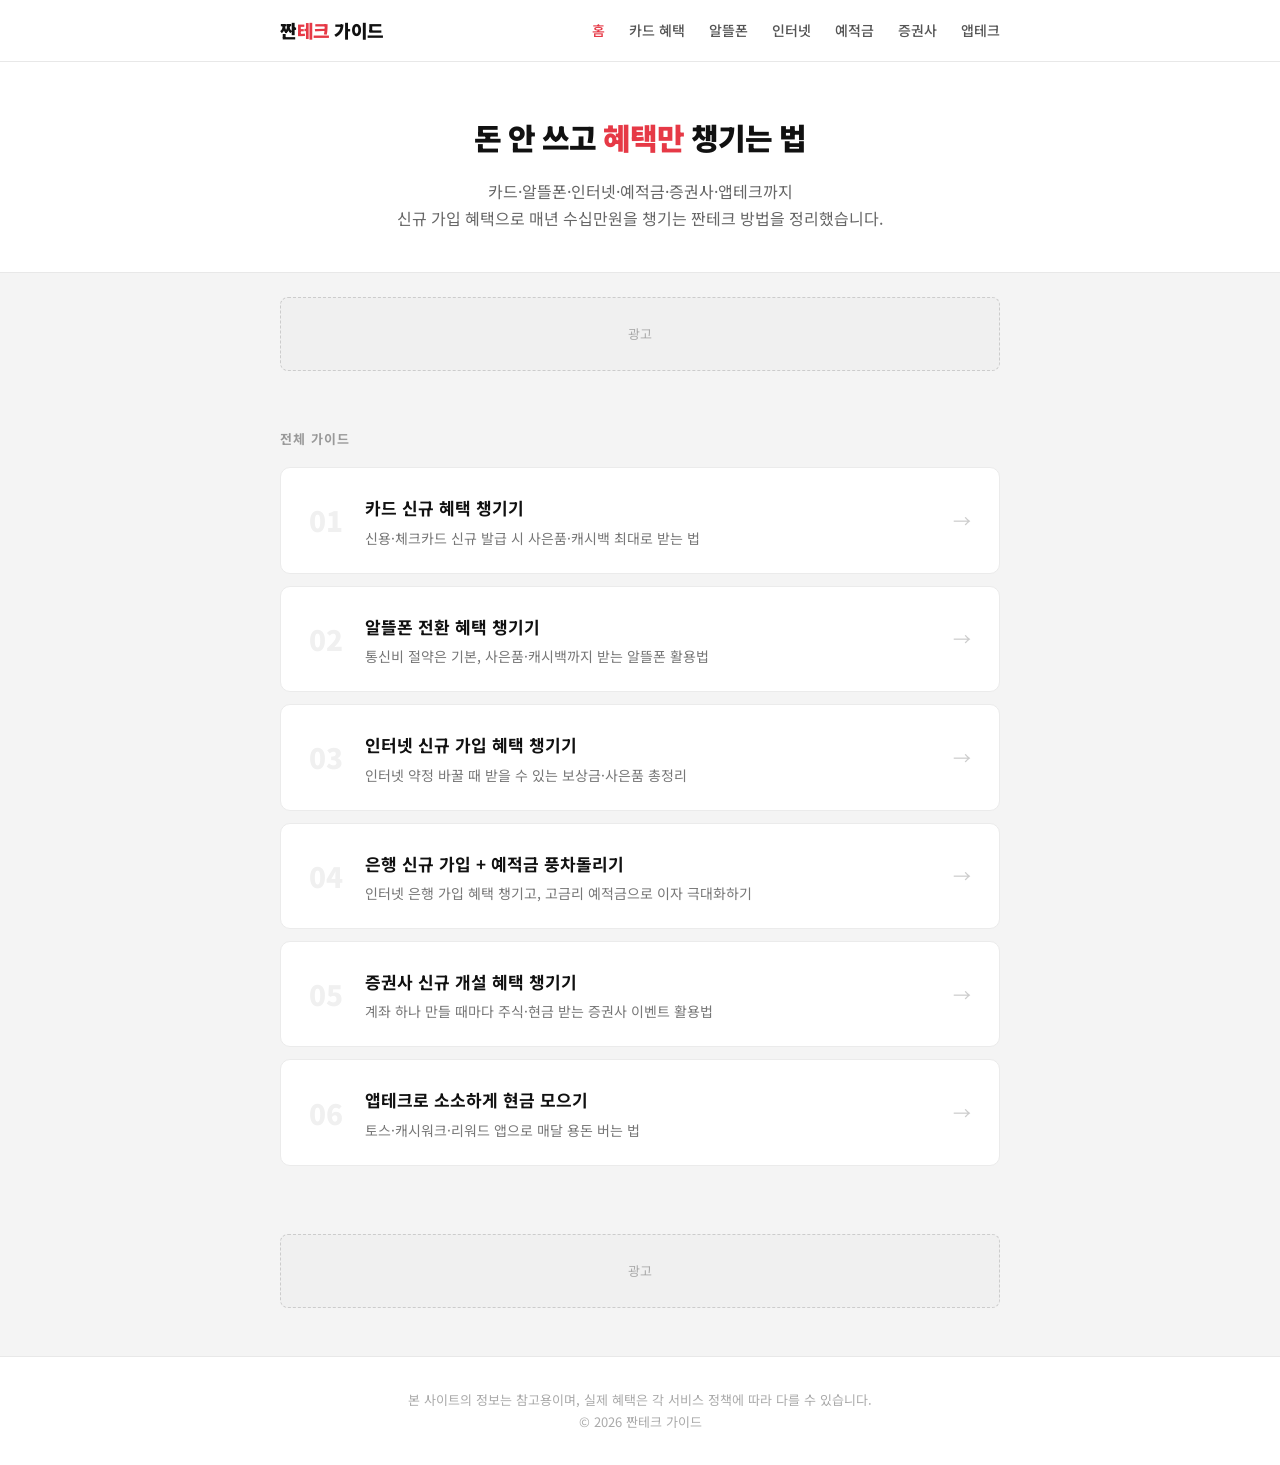
<file: index.html>
<!DOCTYPE html>
<html lang="ko">
<head>
  <meta charset="UTF-8">
  <meta name="viewport" content="width=device-width, initial-scale=1.0">
  <meta name="description" content="짠테크 완벽 가이드. 카드 신규 혜택, 알뜰폰, 인터넷 가입 혜택, 예적금 풍차돌리기, 증권사 혜택, 앱테크까지 — 돈 안 쓰고 혜택 챙기는 법을 정리했습니다.">
  <meta name="keywords" content="짠테크, 짠테크 방법, 카드 신규 혜택, 알뜰폰 사은품, 예적금 풍차돌리기, 인터넷 신규 가입 혜택, 증권사 혜택, 앱테크">
  <meta name="naver-site-verification" content="4d3f6739b1b0532ba21b25c94d1fd5b8e4bc39ce" />
  <title>짠테크 완벽 가이드 — 돈 안 쓰고 혜택 챙기는 법</title>
  <link rel="stylesheet" href="style.css">
  <link rel="preconnect" href="https://fonts.googleapis.com">
  <link href="https://fonts.googleapis.com/css2?family=Noto+Sans+KR:wght@400;500;700;900&display=swap" rel="stylesheet">
</head>
<body>

  <header class="site-header">
    <div class="container">
      <div class="site-logo">짠<span>테크</span> 가이드</div>
      <nav class="site-nav">
        <a href="index.html" class="active">홈</a>
        <a href="card.html">카드 혜택</a>
        <a href="mobile.html">알뜰폰</a>
        <a href="internet.html">인터넷</a>
        <a href="bank.html">예적금</a>
        <a href="stock.html">증권사</a>
        <a href="apptech.html">앱테크</a>
      </nav>
    </div>
  </header>

  <section class="hero">
    <div class="container">
      <h1>돈 안 쓰고 <span>혜택만</span> 챙기는 법</h1>
      <p>카드·알뜰폰·인터넷·예적금·증권사·앱테크까지<br>신규 가입 혜택으로 매년 수십만원을 챙기는 짠테크 방법을 정리했습니다.</p>
    </div>
  </section>

  <main>
    <div class="container">

      <div class="ad-area">광고</div>

      <div class="article-list">
        <div class="article-list-title">전체 가이드</div>

        <a href="card.html" class="article-item">
          <div class="article-item-num">01</div>
          <div class="article-item-body">
            <h2>카드 신규 혜택 챙기기</h2>
            <p>신용·체크카드 신규 발급 시 사은품·캐시백 최대로 받는 법</p>
          </div>
          <div class="article-item-arrow">→</div>
        </a>

        <a href="mobile.html" class="article-item">
          <div class="article-item-num">02</div>
          <div class="article-item-body">
            <h2>알뜰폰 전환 혜택 챙기기</h2>
            <p>통신비 절약은 기본, 사은품·캐시백까지 받는 알뜰폰 활용법</p>
          </div>
          <div class="article-item-arrow">→</div>
        </a>

        <a href="internet.html" class="article-item">
          <div class="article-item-num">03</div>
          <div class="article-item-body">
            <h2>인터넷 신규 가입 혜택 챙기기</h2>
            <p>인터넷 약정 바꿀 때 받을 수 있는 보상금·사은품 총정리</p>
          </div>
          <div class="article-item-arrow">→</div>
        </a>

        <a href="bank.html" class="article-item">
          <div class="article-item-num">04</div>
          <div class="article-item-body">
            <h2>은행 신규 가입 + 예적금 풍차돌리기</h2>
            <p>인터넷 은행 가입 혜택 챙기고, 고금리 예적금으로 이자 극대화하기</p>
          </div>
          <div class="article-item-arrow">→</div>
        </a>

        <a href="stock.html" class="article-item">
          <div class="article-item-num">05</div>
          <div class="article-item-body">
            <h2>증권사 신규 개설 혜택 챙기기</h2>
            <p>계좌 하나 만들 때마다 주식·현금 받는 증권사 이벤트 활용법</p>
          </div>
          <div class="article-item-arrow">→</div>
        </a>

        <a href="apptech.html" class="article-item">
          <div class="article-item-num">06</div>
          <div class="article-item-body">
            <h2>앱테크로 소소하게 현금 모으기</h2>
            <p>토스·캐시워크·리워드 앱으로 매달 용돈 버는 법</p>
          </div>
          <div class="article-item-arrow">→</div>
        </a>

      </div>

      <div class="ad-area">광고</div>

    </div>
  </main>

  <footer>
    <div class="container">
      <p>본 사이트의 정보는 참고용이며, 실제 혜택은 각 서비스 정책에 따라 다를 수 있습니다.</p>
      <p>© 2026 짠테크 가이드</p>
    </div>
  </footer>

</body>
</html>
</file>
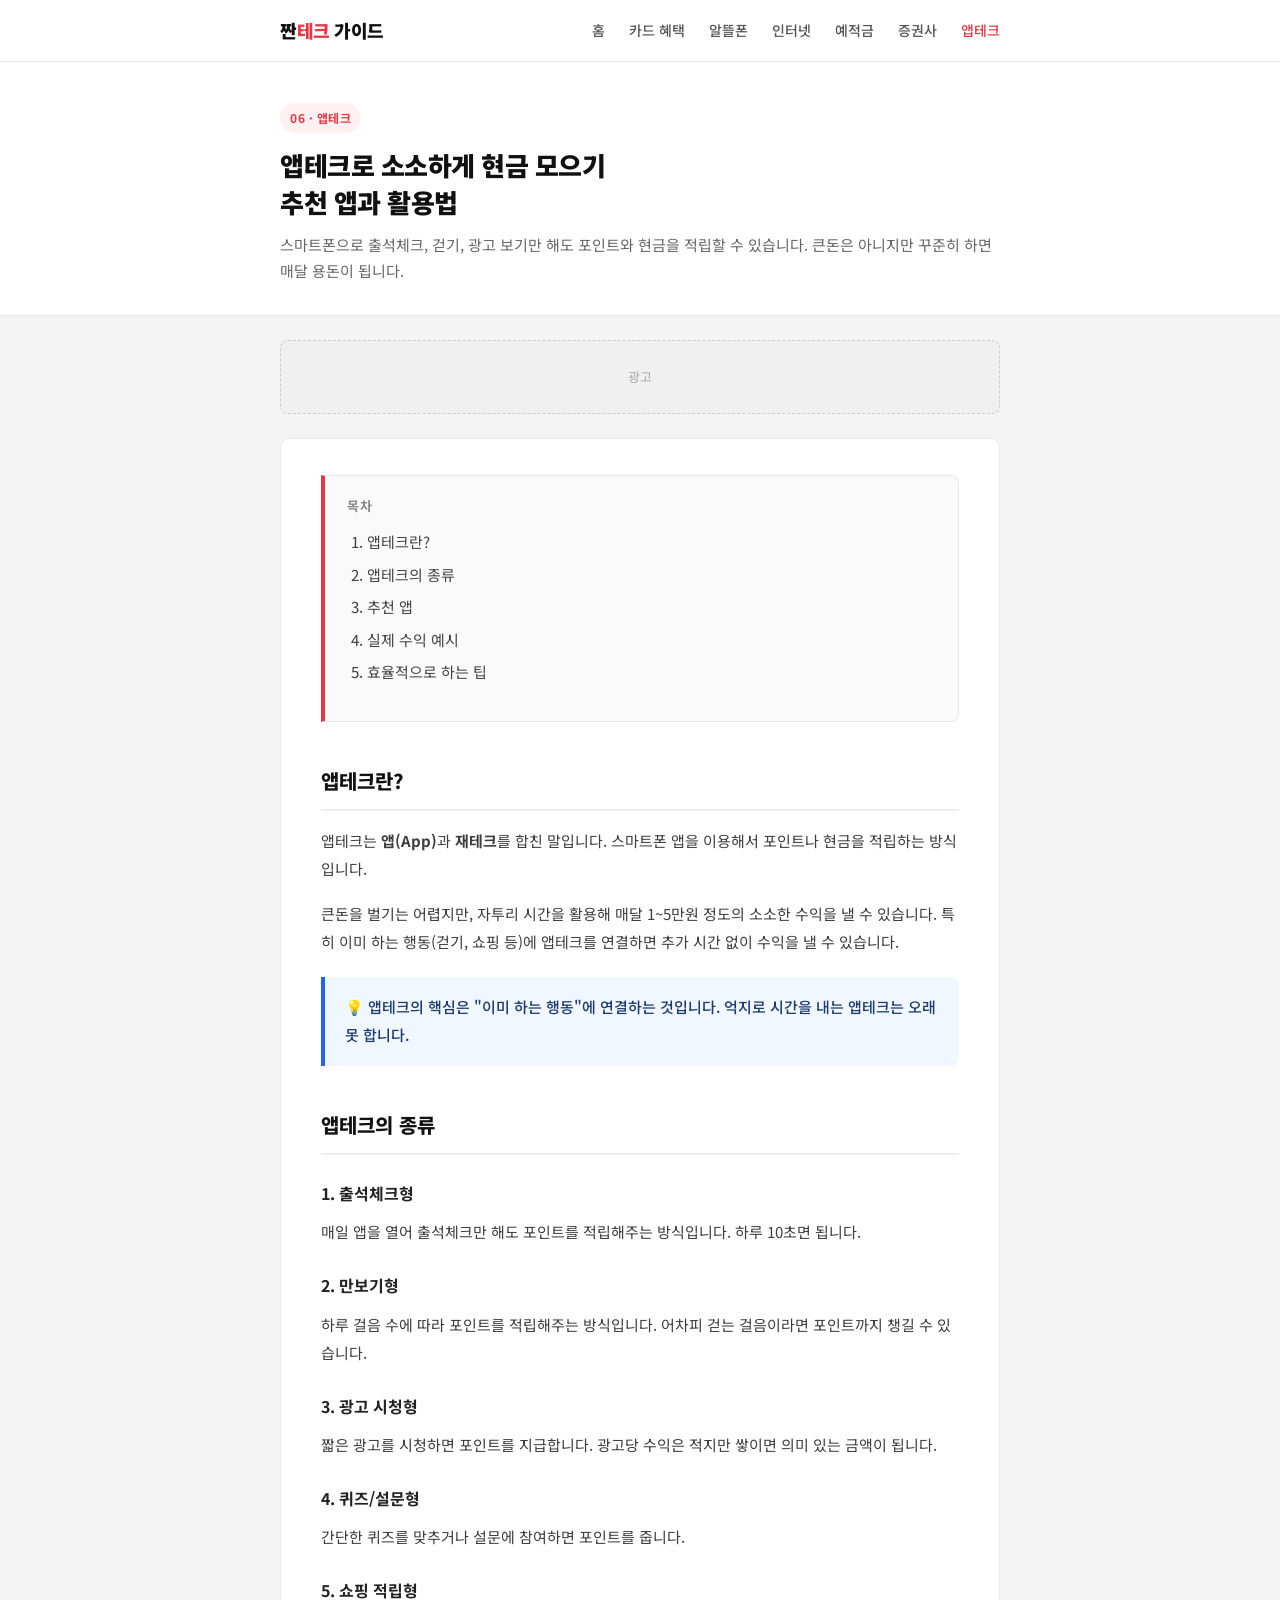
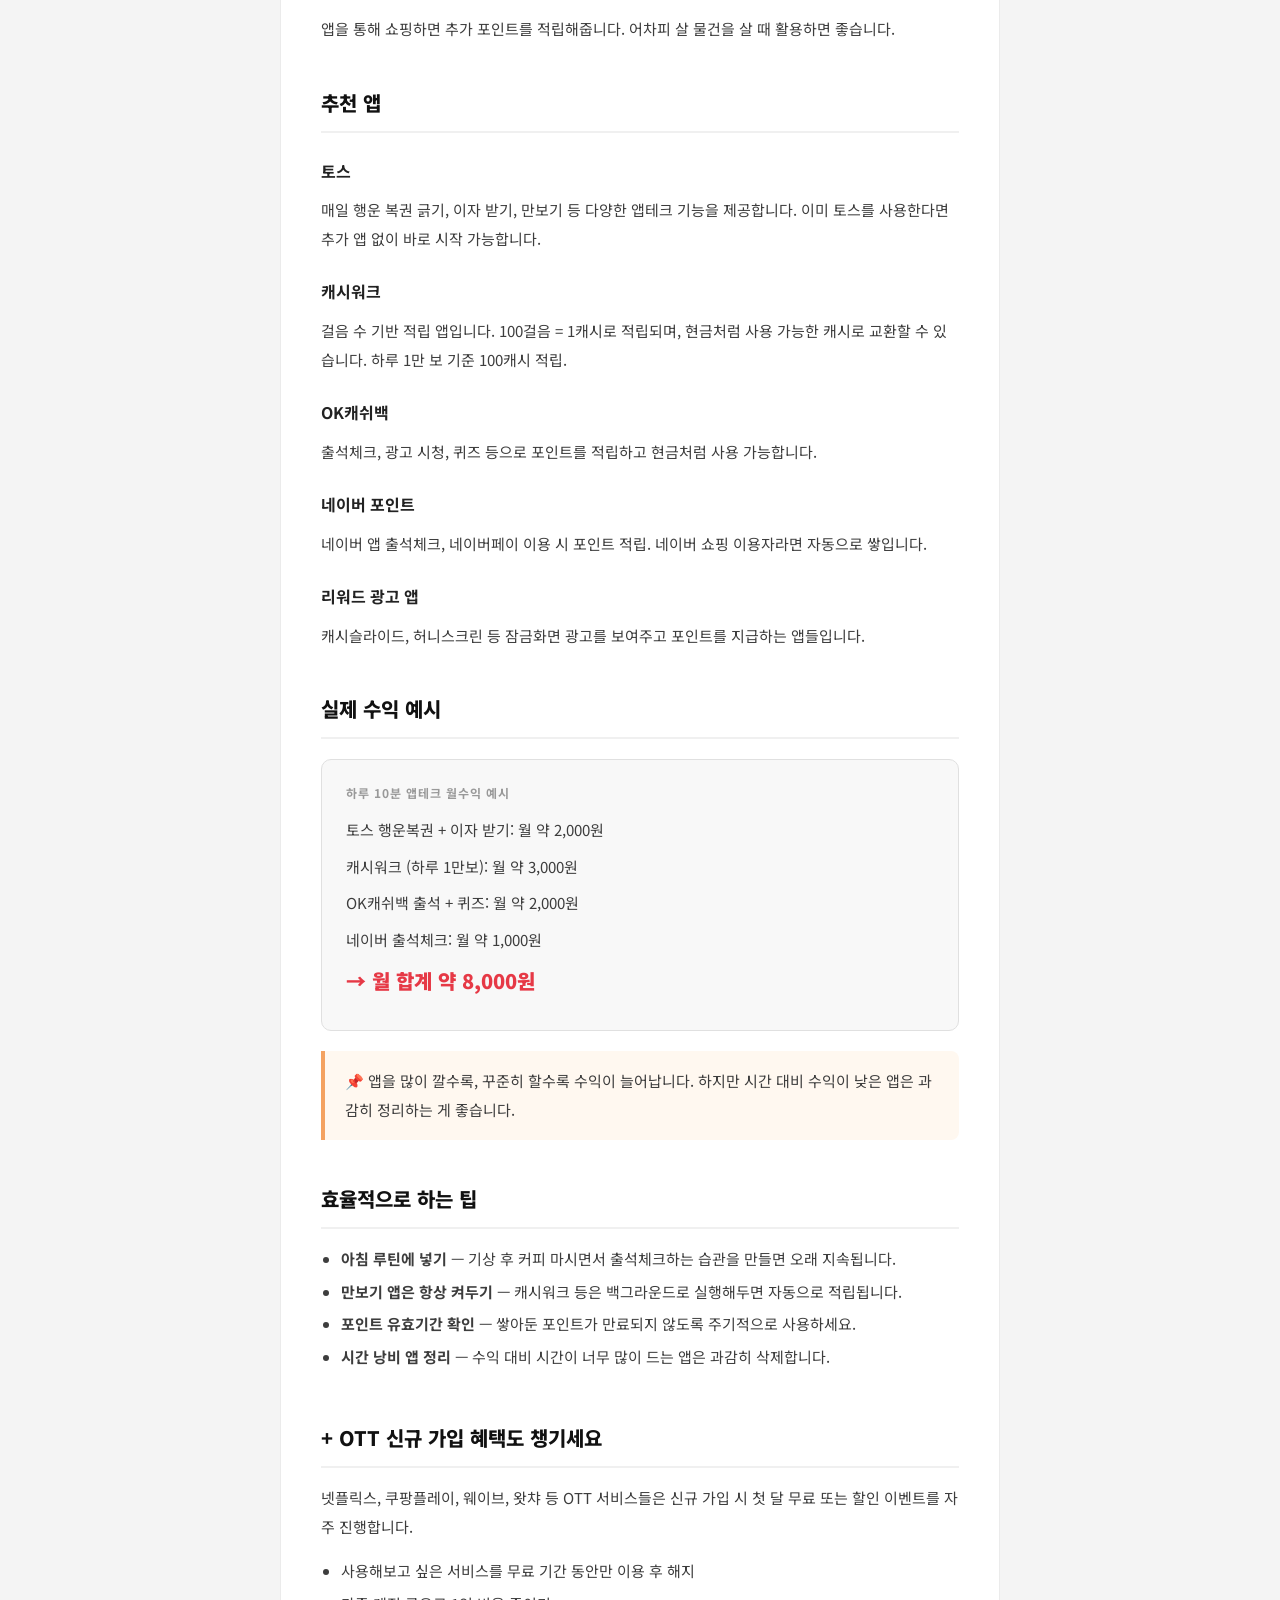
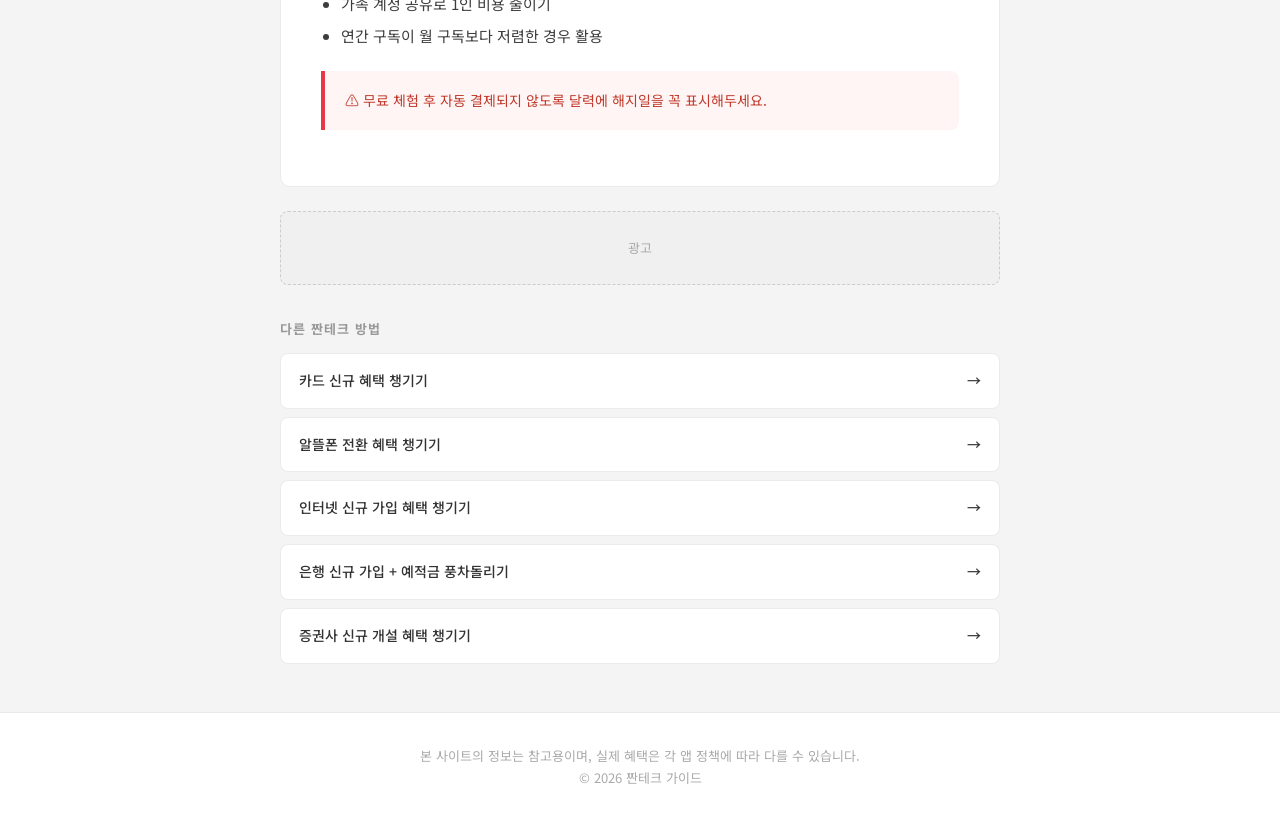
<file: apptech.html>
<!DOCTYPE html>
<html lang="ko">
<head>
  <meta charset="UTF-8">
  <meta name="viewport" content="width=device-width, initial-scale=1.0">
  <meta name="description" content="앱테크로 매달 소소하게 현금 모으는 방법. 토스, 캐시워크, 틱톡 리워드 등 추천 앱테크 앱과 활용법 정리.">
  <meta name="keywords" content="앱테크, 앱테크 추천, 토스 앱테크, 캐시워크, 리워드 앱, 앱테크 종류, 돈버는 앱">
  <title>앱테크로 소소하게 현금 모으기 — 추천 앱과 활용법</title>
  <link rel="stylesheet" href="style.css">
  <link rel="preconnect" href="https://fonts.googleapis.com">
  <link href="https://fonts.googleapis.com/css2?family=Noto+Sans+KR:wght@400;500;700;900&display=swap" rel="stylesheet">
</head>
<body>

  <header class="site-header">
    <div class="container">
      <div class="site-logo"><a href="index.html">짠<span>테크</span> 가이드</a></div>
      <nav class="site-nav">
        <a href="index.html">홈</a>
        <a href="card.html">카드 혜택</a>
        <a href="mobile.html">알뜰폰</a>
        <a href="internet.html">인터넷</a>
        <a href="bank.html">예적금</a>
        <a href="stock.html">증권사</a>
        <a href="apptech.html" class="active">앱테크</a>
      </nav>
    </div>
  </header>

  <div class="article-header">
    <div class="container">
      <div class="article-category">06 · 앱테크</div>
      <h1>앱테크로 소소하게 현금 모으기<br>추천 앱과 활용법</h1>
      <p class="article-desc">스마트폰으로 출석체크, 걷기, 광고 보기만 해도 포인트와 현금을 적립할 수 있습니다. 큰돈은 아니지만 꾸준히 하면 매달 용돈이 됩니다.</p>
    </div>
  </div>

  <main>
    <div class="container">
      <div class="ad-area">광고</div>

      <div class="article-body">

        <div class="toc">
          <div class="toc-title">목차</div>
          <ol>
            <li><a href="#what">앱테크란?</a></li>
            <li><a href="#types">앱테크의 종류</a></li>
            <li><a href="#apps">추천 앱</a></li>
            <li><a href="#example">실제 수익 예시</a></li>
            <li><a href="#tip">효율적으로 하는 팁</a></li>
          </ol>
        </div>

        <h2 id="what">앱테크란?</h2>
        <p>앱테크는 <strong>앱(App)</strong>과 <strong>재테크</strong>를 합친 말입니다. 스마트폰 앱을 이용해서 포인트나 현금을 적립하는 방식입니다.</p>
        <p>큰돈을 벌기는 어렵지만, 자투리 시간을 활용해 매달 1~5만원 정도의 소소한 수익을 낼 수 있습니다. 특히 이미 하는 행동(걷기, 쇼핑 등)에 앱테크를 연결하면 추가 시간 없이 수익을 낼 수 있습니다.</p>

        <div class="point-box">
          <p>💡 앱테크의 핵심은 "이미 하는 행동"에 연결하는 것입니다. 억지로 시간을 내는 앱테크는 오래 못 합니다.</p>
        </div>

        <h2 id="types">앱테크의 종류</h2>

        <h3>1. 출석체크형</h3>
        <p>매일 앱을 열어 출석체크만 해도 포인트를 적립해주는 방식입니다. 하루 10초면 됩니다.</p>

        <h3>2. 만보기형</h3>
        <p>하루 걸음 수에 따라 포인트를 적립해주는 방식입니다. 어차피 걷는 걸음이라면 포인트까지 챙길 수 있습니다.</p>

        <h3>3. 광고 시청형</h3>
        <p>짧은 광고를 시청하면 포인트를 지급합니다. 광고당 수익은 적지만 쌓이면 의미 있는 금액이 됩니다.</p>

        <h3>4. 퀴즈/설문형</h3>
        <p>간단한 퀴즈를 맞추거나 설문에 참여하면 포인트를 줍니다.</p>

        <h3>5. 쇼핑 적립형</h3>
        <p>앱을 통해 쇼핑하면 추가 포인트를 적립해줍니다. 어차피 살 물건을 살 때 활용하면 좋습니다.</p>

        <h2 id="apps">추천 앱</h2>

        <h3>토스</h3>
        <p>매일 행운 복권 긁기, 이자 받기, 만보기 등 다양한 앱테크 기능을 제공합니다. 이미 토스를 사용한다면 추가 앱 없이 바로 시작 가능합니다.</p>

        <h3>캐시워크</h3>
        <p>걸음 수 기반 적립 앱입니다. 100걸음 = 1캐시로 적립되며, 현금처럼 사용 가능한 캐시로 교환할 수 있습니다. 하루 1만 보 기준 100캐시 적립.</p>

        <h3>OK캐쉬백</h3>
        <p>출석체크, 광고 시청, 퀴즈 등으로 포인트를 적립하고 현금처럼 사용 가능합니다.</p>

        <h3>네이버 포인트</h3>
        <p>네이버 앱 출석체크, 네이버페이 이용 시 포인트 적립. 네이버 쇼핑 이용자라면 자동으로 쌓입니다.</p>

        <h3>리워드 광고 앱</h3>
        <p>캐시슬라이드, 허니스크린 등 잠금화면 광고를 보여주고 포인트를 지급하는 앱들입니다.</p>

        <h2 id="example">실제 수익 예시</h2>

        <div class="example-box">
          <div class="example-box-title">하루 10분 앱테크 월수익 예시</div>
          <p>토스 행운복권 + 이자 받기: 월 약 2,000원</p>
          <p>캐시워크 (하루 1만보): 월 약 3,000원</p>
          <p>OK캐쉬백 출석 + 퀴즈: 월 약 2,000원</p>
          <p>네이버 출석체크: 월 약 1,000원</p>
          <p class="result">→ 월 합계 약 8,000원</p>
        </div>

        <div class="highlight-box">
          <p>📌 앱을 많이 깔수록, 꾸준히 할수록 수익이 늘어납니다. 하지만 시간 대비 수익이 낮은 앱은 과감히 정리하는 게 좋습니다.</p>
        </div>

        <h2 id="tip">효율적으로 하는 팁</h2>
        <ul>
          <li><strong>아침 루틴에 넣기</strong> — 기상 후 커피 마시면서 출석체크하는 습관을 만들면 오래 지속됩니다.</li>
          <li><strong>만보기 앱은 항상 켜두기</strong> — 캐시워크 등은 백그라운드로 실행해두면 자동으로 적립됩니다.</li>
          <li><strong>포인트 유효기간 확인</strong> — 쌓아둔 포인트가 만료되지 않도록 주기적으로 사용하세요.</li>
          <li><strong>시간 낭비 앱 정리</strong> — 수익 대비 시간이 너무 많이 드는 앱은 과감히 삭제합니다.</li>
        </ul>

        <!-- OTT 작은 섹션 -->
        <h2 style="margin-top:48px">+ OTT 신규 가입 혜택도 챙기세요</h2>
        <p>넷플릭스, 쿠팡플레이, 웨이브, 왓챠 등 OTT 서비스들은 신규 가입 시 첫 달 무료 또는 할인 이벤트를 자주 진행합니다.</p>
        <ul>
          <li>사용해보고 싶은 서비스를 무료 기간 동안만 이용 후 해지</li>
          <li>가족 계정 공유로 1인 비용 줄이기</li>
          <li>연간 구독이 월 구독보다 저렴한 경우 활용</li>
        </ul>
        <div class="warn-box">
          <p>⚠️ 무료 체험 후 자동 결제되지 않도록 달력에 해지일을 꼭 표시해두세요.</p>
        </div>

      </div>

      <div class="ad-area">광고</div>

      <div class="related">
        <div class="related-title">다른 짠테크 방법</div>
        <div class="related-list">
          <a href="card.html" class="related-item">카드 신규 혜택 챙기기 <span>→</span></a>
          <a href="mobile.html" class="related-item">알뜰폰 전환 혜택 챙기기 <span>→</span></a>
          <a href="internet.html" class="related-item">인터넷 신규 가입 혜택 챙기기 <span>→</span></a>
          <a href="bank.html" class="related-item">은행 신규 가입 + 예적금 풍차돌리기 <span>→</span></a>
          <a href="stock.html" class="related-item">증권사 신규 개설 혜택 챙기기 <span>→</span></a>
        </div>
      </div>

    </div>
  </main>

  <footer>
    <div class="container">
      <p>본 사이트의 정보는 참고용이며, 실제 혜택은 각 앱 정책에 따라 다를 수 있습니다.</p>
      <p>© 2026 짠테크 가이드</p>
    </div>
  </footer>

</body>
</html>
</file>
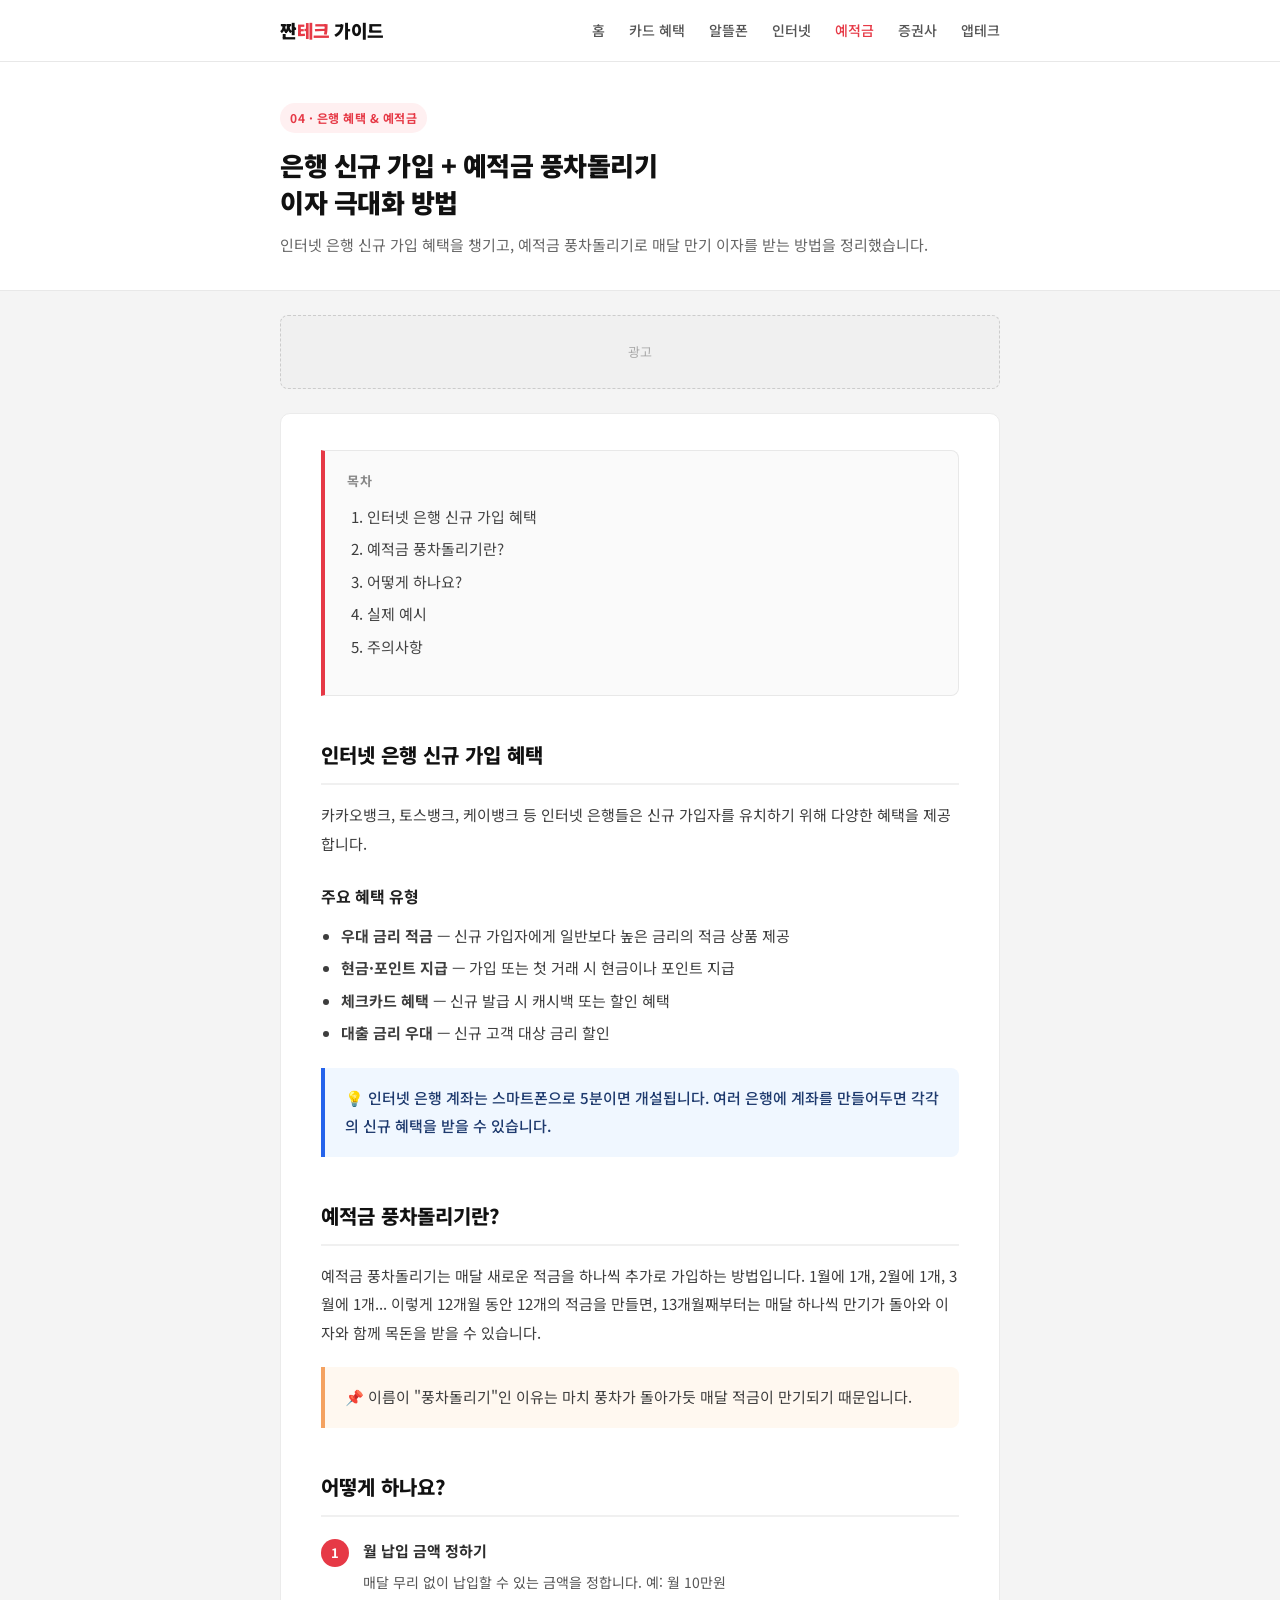
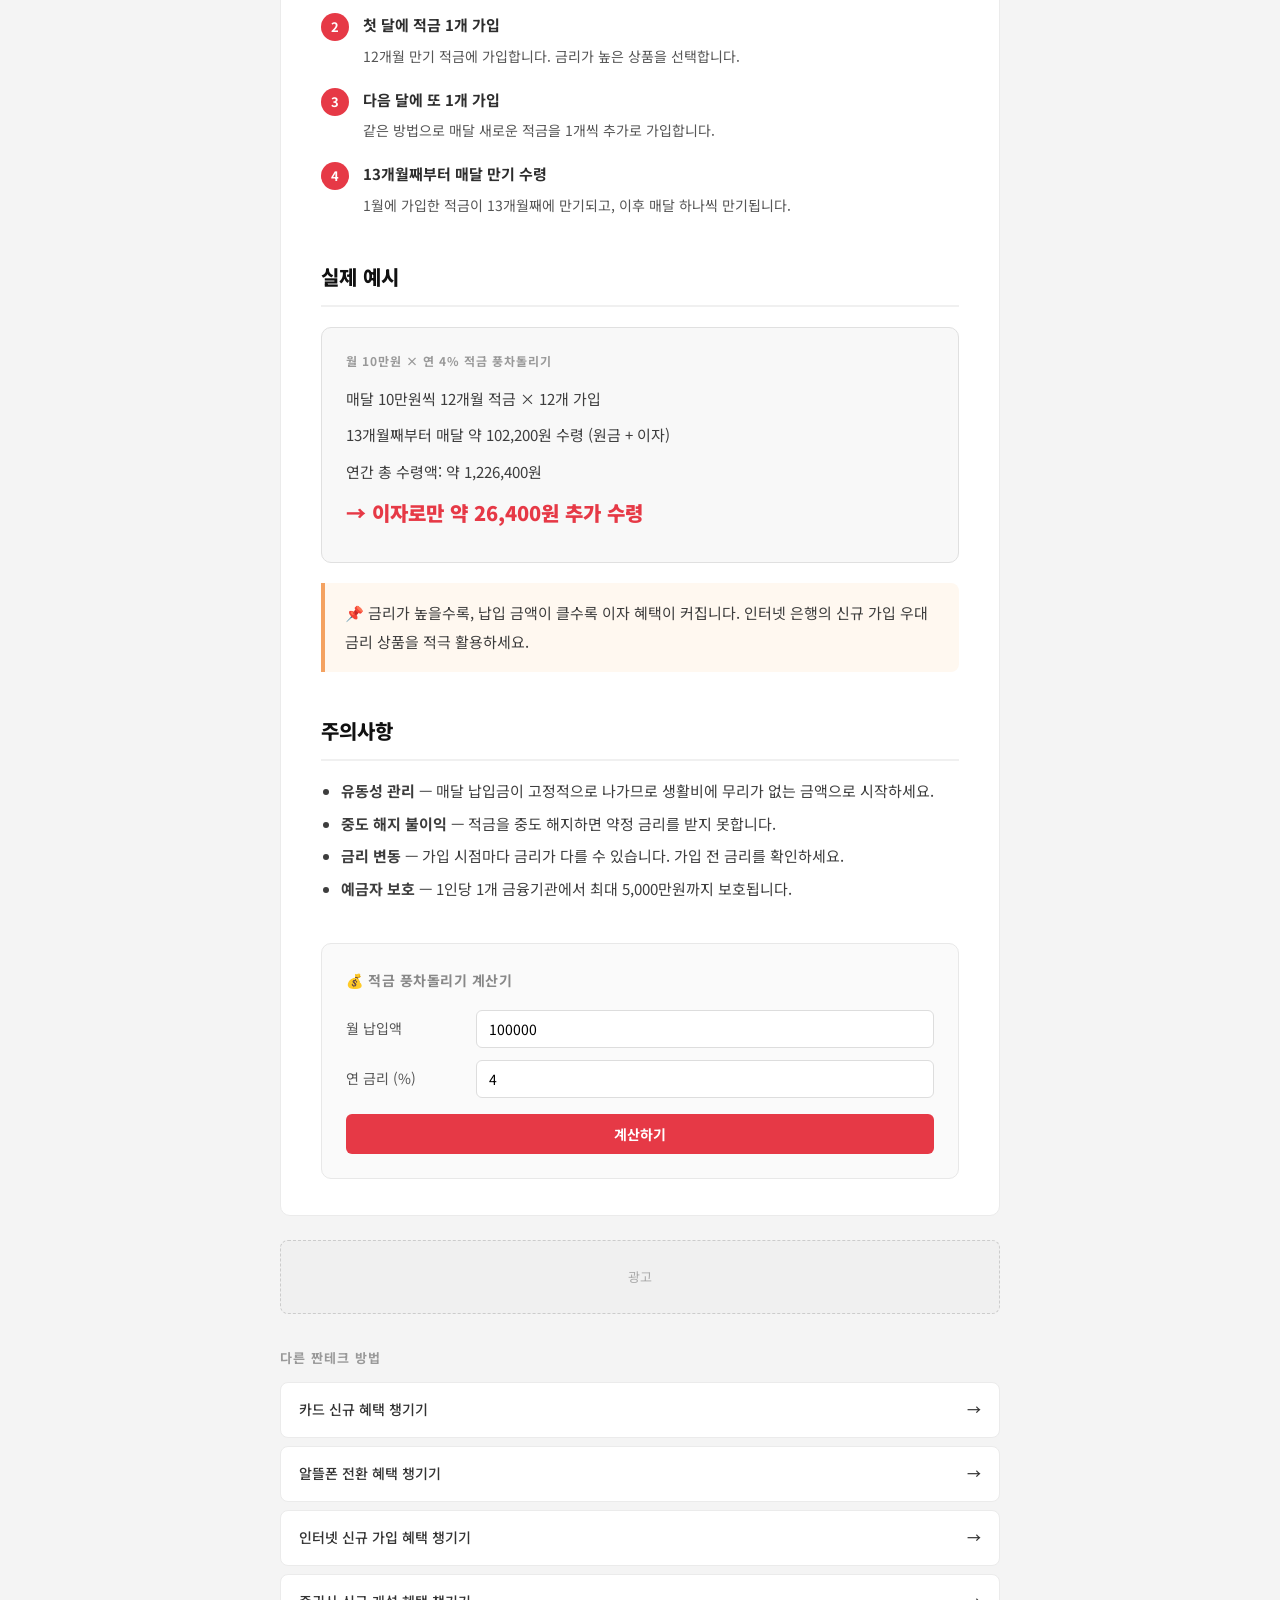
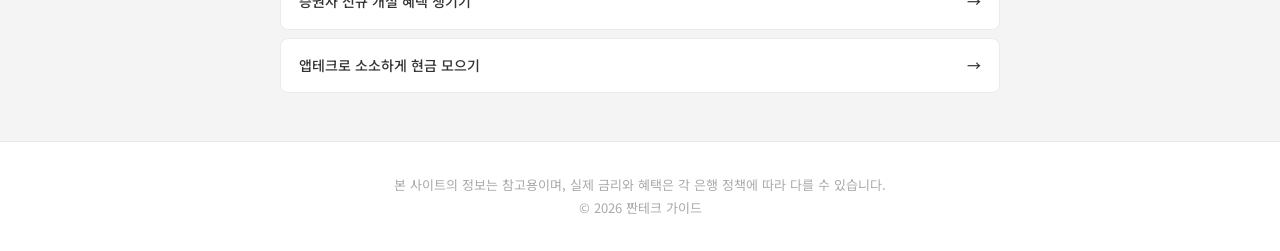
<file: bank.html>
<!DOCTYPE html>
<html lang="ko">
<head>
  <meta charset="UTF-8">
  <meta name="viewport" content="width=device-width, initial-scale=1.0">
  <meta name="description" content="인터넷 은행 신규 가입 혜택 챙기고, 예적금 풍차돌리기로 이자를 극대화하는 방법. 은행 짠테크 완벽 가이드.">
  <meta name="keywords" content="예적금 풍차돌리기, 인터넷은행 가입 혜택, 토스뱅크 혜택, 카카오뱅크 혜택, 고금리 적금, 예적금 이자 극대화">
  <title>은행 신규 가입 + 예적금 풍차돌리기 — 이자 극대화 방법</title>
  <link rel="stylesheet" href="style.css">
  <link rel="preconnect" href="https://fonts.googleapis.com">
  <link href="https://fonts.googleapis.com/css2?family=Noto+Sans+KR:wght@400;500;700;900&display=swap" rel="stylesheet">
</head>
<body>

  <header class="site-header">
    <div class="container">
      <div class="site-logo"><a href="index.html">짠<span>테크</span> 가이드</a></div>
      <nav class="site-nav">
        <a href="index.html">홈</a>
        <a href="card.html">카드 혜택</a>
        <a href="mobile.html">알뜰폰</a>
        <a href="internet.html">인터넷</a>
        <a href="bank.html" class="active">예적금</a>
        <a href="stock.html">증권사</a>
        <a href="apptech.html">앱테크</a>
      </nav>
    </div>
  </header>

  <div class="article-header">
    <div class="container">
      <div class="article-category">04 · 은행 혜택 & 예적금</div>
      <h1>은행 신규 가입 + 예적금 풍차돌리기<br>이자 극대화 방법</h1>
      <p class="article-desc">인터넷 은행 신규 가입 혜택을 챙기고, 예적금 풍차돌리기로 매달 만기 이자를 받는 방법을 정리했습니다.</p>
    </div>
  </div>

  <main>
    <div class="container">
      <div class="ad-area">광고</div>

      <div class="article-body">

        <div class="toc">
          <div class="toc-title">목차</div>
          <ol>
            <li><a href="#bank-benefit">인터넷 은행 신규 가입 혜택</a></li>
            <li><a href="#what">예적금 풍차돌리기란?</a></li>
            <li><a href="#how">어떻게 하나요?</a></li>
            <li><a href="#example">실제 예시</a></li>
            <li><a href="#caution">주의사항</a></li>
          </ol>
        </div>

        <h2 id="bank-benefit">인터넷 은행 신규 가입 혜택</h2>
        <p>카카오뱅크, 토스뱅크, 케이뱅크 등 인터넷 은행들은 신규 가입자를 유치하기 위해 다양한 혜택을 제공합니다.</p>

        <h3>주요 혜택 유형</h3>
        <ul>
          <li><strong>우대 금리 적금</strong> — 신규 가입자에게 일반보다 높은 금리의 적금 상품 제공</li>
          <li><strong>현금·포인트 지급</strong> — 가입 또는 첫 거래 시 현금이나 포인트 지급</li>
          <li><strong>체크카드 혜택</strong> — 신규 발급 시 캐시백 또는 할인 혜택</li>
          <li><strong>대출 금리 우대</strong> — 신규 고객 대상 금리 할인</li>
        </ul>

        <div class="point-box">
          <p>💡 인터넷 은행 계좌는 스마트폰으로 5분이면 개설됩니다. 여러 은행에 계좌를 만들어두면 각각의 신규 혜택을 받을 수 있습니다.</p>
        </div>

        <h2 id="what">예적금 풍차돌리기란?</h2>
        <p>예적금 풍차돌리기는 매달 새로운 적금을 하나씩 추가로 가입하는 방법입니다. 1월에 1개, 2월에 1개, 3월에 1개... 이렇게 12개월 동안 12개의 적금을 만들면, 13개월째부터는 매달 하나씩 만기가 돌아와 이자와 함께 목돈을 받을 수 있습니다.</p>

        <div class="highlight-box">
          <p>📌 이름이 "풍차돌리기"인 이유는 마치 풍차가 돌아가듯 매달 적금이 만기되기 때문입니다.</p>
        </div>

        <h2 id="how">어떻게 하나요?</h2>

        <div class="steps">
          <div class="step">
            <div class="step-num">1</div>
            <div class="step-content">
              <strong>월 납입 금액 정하기</strong>
              <p>매달 무리 없이 납입할 수 있는 금액을 정합니다. 예: 월 10만원</p>
            </div>
          </div>
          <div class="step">
            <div class="step-num">2</div>
            <div class="step-content">
              <strong>첫 달에 적금 1개 가입</strong>
              <p>12개월 만기 적금에 가입합니다. 금리가 높은 상품을 선택합니다.</p>
            </div>
          </div>
          <div class="step">
            <div class="step-num">3</div>
            <div class="step-content">
              <strong>다음 달에 또 1개 가입</strong>
              <p>같은 방법으로 매달 새로운 적금을 1개씩 추가로 가입합니다.</p>
            </div>
          </div>
          <div class="step">
            <div class="step-num">4</div>
            <div class="step-content">
              <strong>13개월째부터 매달 만기 수령</strong>
              <p>1월에 가입한 적금이 13개월째에 만기되고, 이후 매달 하나씩 만기됩니다.</p>
            </div>
          </div>
        </div>

        <h2 id="example">실제 예시</h2>

        <div class="example-box">
          <div class="example-box-title">월 10만원 × 연 4% 적금 풍차돌리기</div>
          <p>매달 10만원씩 12개월 적금 × 12개 가입</p>
          <p>13개월째부터 매달 약 102,200원 수령 (원금 + 이자)</p>
          <p>연간 총 수령액: 약 1,226,400원</p>
          <p class="result">→ 이자로만 약 26,400원 추가 수령</p>
        </div>

        <div class="highlight-box">
          <p>📌 금리가 높을수록, 납입 금액이 클수록 이자 혜택이 커집니다. 인터넷 은행의 신규 가입 우대 금리 상품을 적극 활용하세요.</p>
        </div>

        <h2 id="caution">주의사항</h2>
        <ul>
          <li><strong>유동성 관리</strong> — 매달 납입금이 고정적으로 나가므로 생활비에 무리가 없는 금액으로 시작하세요.</li>
          <li><strong>중도 해지 불이익</strong> — 적금을 중도 해지하면 약정 금리를 받지 못합니다.</li>
          <li><strong>금리 변동</strong> — 가입 시점마다 금리가 다를 수 있습니다. 가입 전 금리를 확인하세요.</li>
          <li><strong>예금자 보호</strong> — 1인당 1개 금융기관에서 최대 5,000만원까지 보호됩니다.</li>
        </ul>

        <div class="mini-calc">
          <div class="mini-calc-title">💰 적금 풍차돌리기 계산기</div>
          <div class="mini-calc-row">
            <label>월 납입액</label>
            <input type="number" id="savingAmount" value="100000" step="10000">
          </div>
          <div class="mini-calc-row">
            <label>연 금리 (%)</label>
            <input type="number" id="savingRate" value="4" step="0.1">
          </div>
          <button onclick="calcSaving()">계산하기</button>
          <div class="mini-calc-result" id="savingResult">
            <div class="label">12개월 후 월 수령액 (원금+이자)</div>
            <div class="value" id="savingResultValue"></div>
            <div class="label" style="margin-top:8px">연간 총 이자 수익</div>
            <div class="value" id="savingResultInterest"></div>
          </div>
        </div>

      </div>

      <div class="ad-area">광고</div>

      <div class="related">
        <div class="related-title">다른 짠테크 방법</div>
        <div class="related-list">
          <a href="card.html" class="related-item">카드 신규 혜택 챙기기 <span>→</span></a>
          <a href="mobile.html" class="related-item">알뜰폰 전환 혜택 챙기기 <span>→</span></a>
          <a href="internet.html" class="related-item">인터넷 신규 가입 혜택 챙기기 <span>→</span></a>
          <a href="stock.html" class="related-item">증권사 신규 개설 혜택 챙기기 <span>→</span></a>
          <a href="apptech.html" class="related-item">앱테크로 소소하게 현금 모으기 <span>→</span></a>
        </div>
      </div>

    </div>
  </main>

  <footer>
    <div class="container">
      <p>본 사이트의 정보는 참고용이며, 실제 금리와 혜택은 각 은행 정책에 따라 다를 수 있습니다.</p>
      <p>© 2026 짠테크 가이드</p>
    </div>
  </footer>

  <script>
    function calcSaving() {
      const amount = parseInt(document.getElementById('savingAmount').value) || 0;
      const rate = parseFloat(document.getElementById('savingRate').value) || 0;
      const monthlyRate = rate / 100 / 12;
      const maturity = Math.round(amount * (1 + monthlyRate * 6));
      const totalInterest = Math.round(amount * monthlyRate * 6 * 12);
      document.getElementById('savingResult').style.display = 'block';
      document.getElementById('savingResultValue').textContent = maturity.toLocaleString() + '원';
      document.getElementById('savingResultInterest').textContent = totalInterest.toLocaleString() + '원';
    }
  </script>

</body>
</html>
</file>
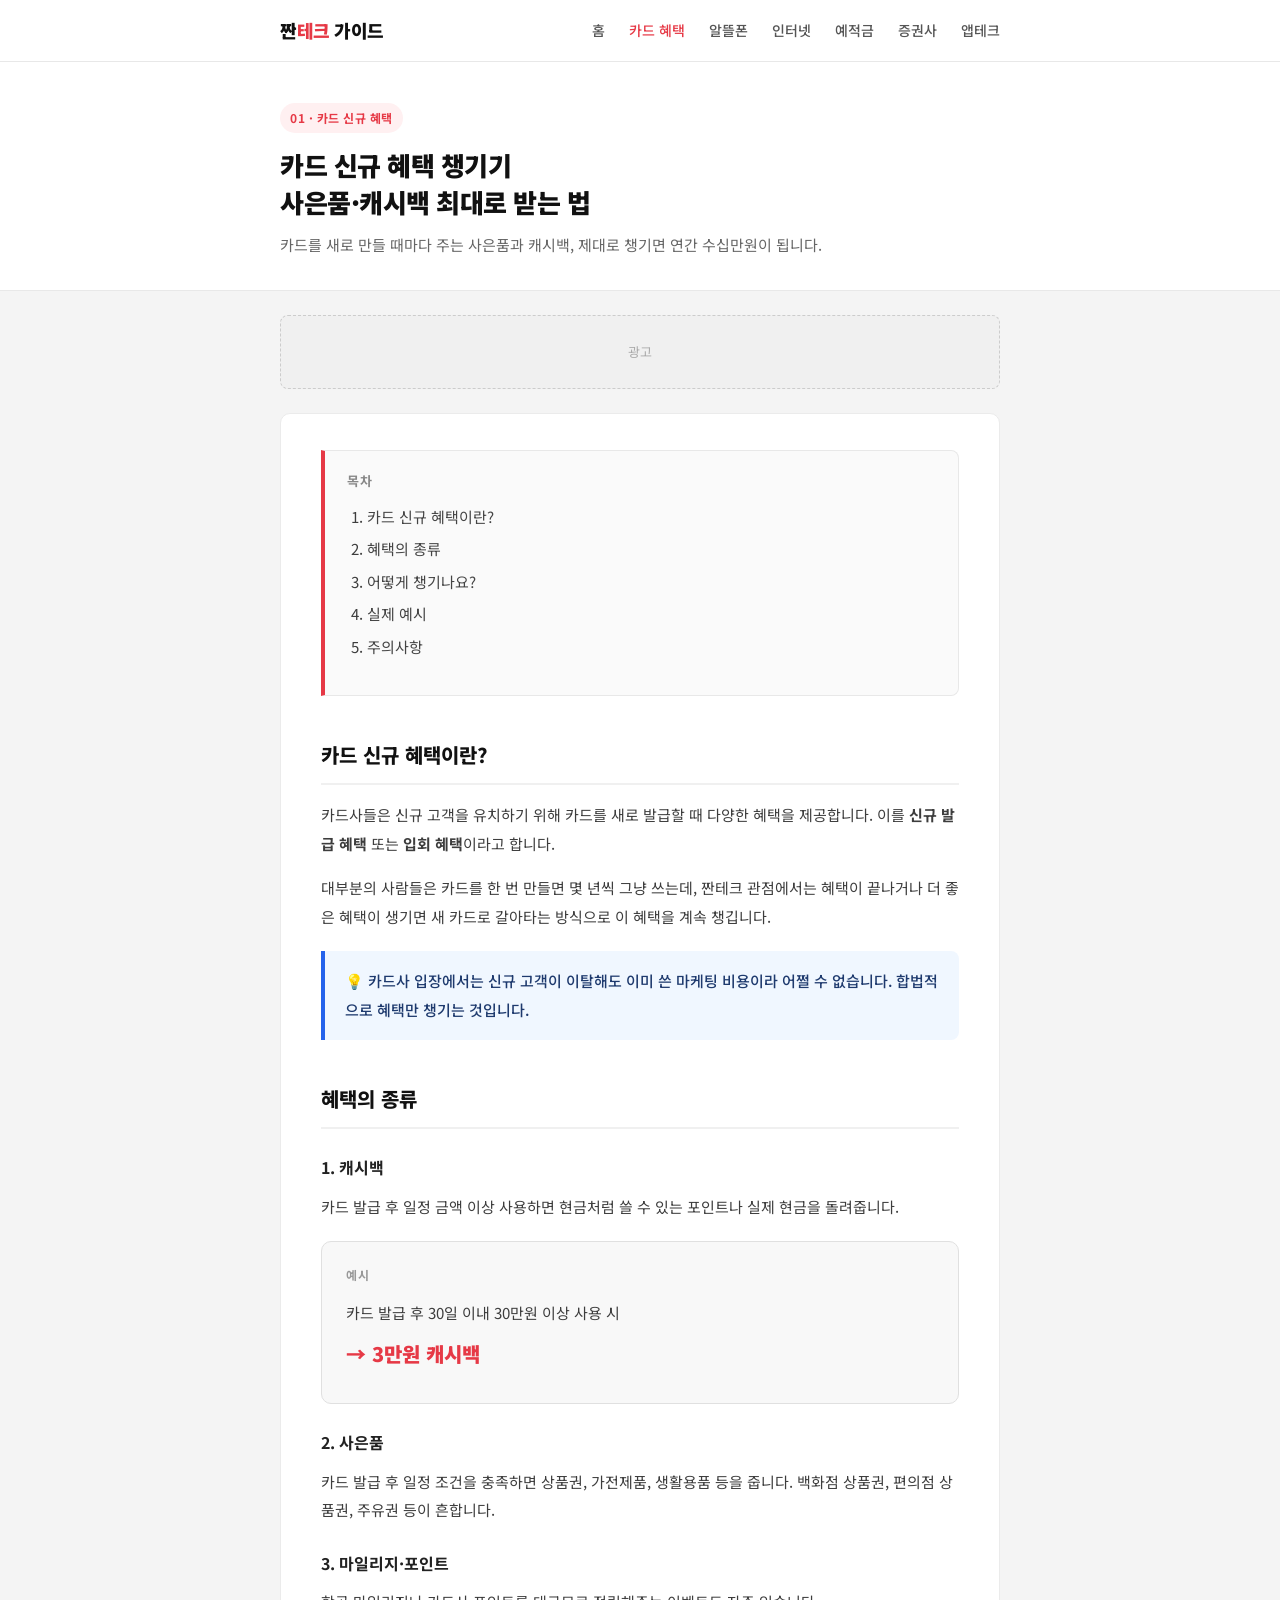
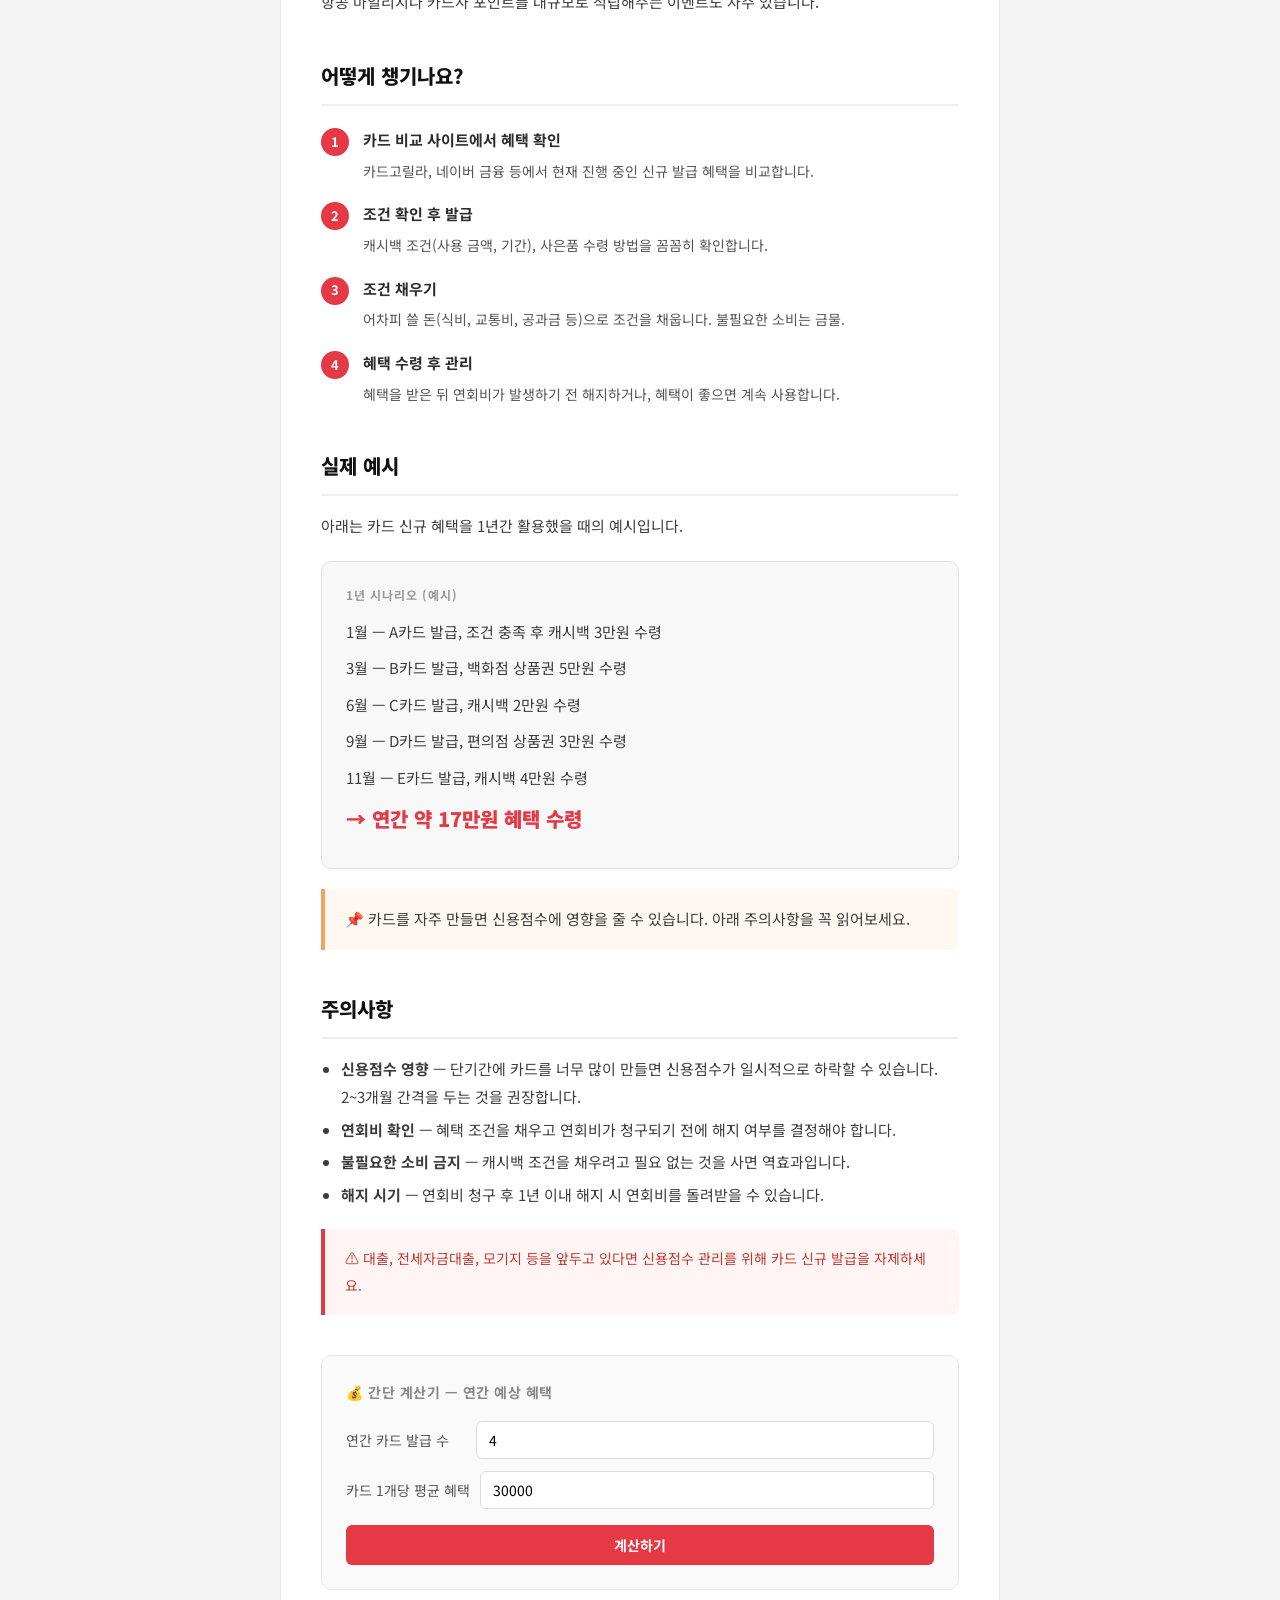
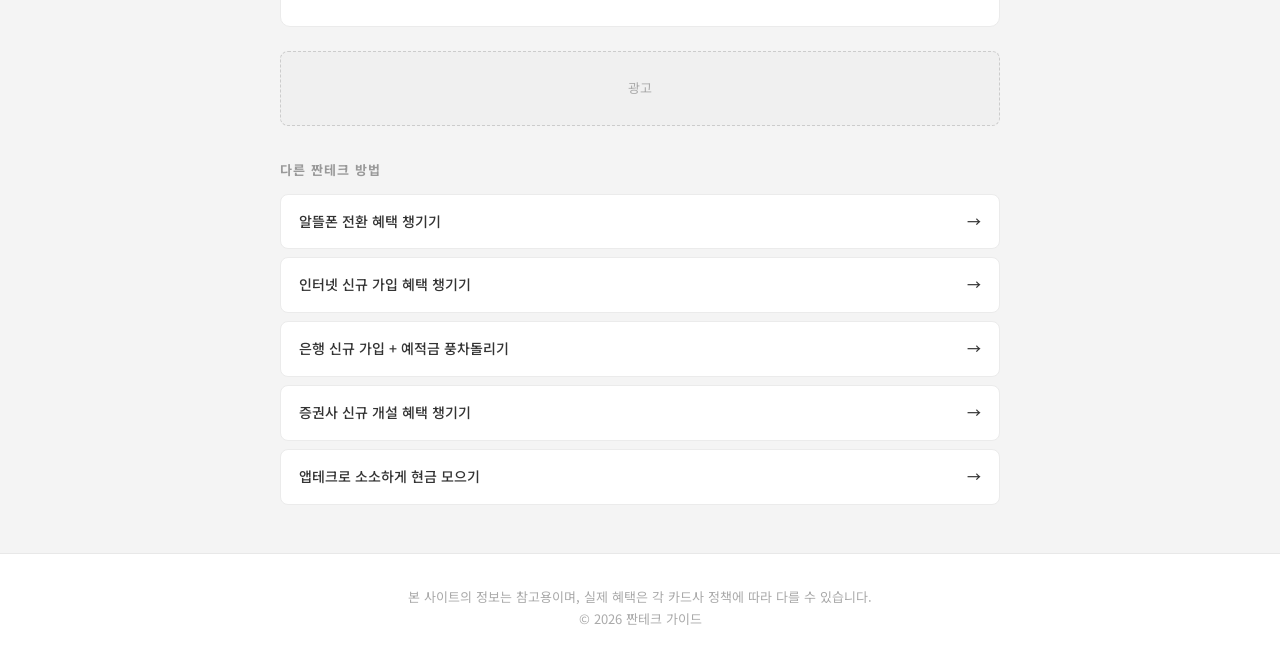
<file: card.html>
<!DOCTYPE html>
<html lang="ko">
<head>
  <meta charset="UTF-8">
  <meta name="viewport" content="width=device-width, initial-scale=1.0">
  <meta name="description" content="신용카드·체크카드 신규 발급 시 사은품과 캐시백을 최대로 받는 방법. 카드 신규 혜택 챙기기 완벽 가이드.">
  <meta name="keywords" content="카드 신규 혜택, 신용카드 사은품, 체크카드 캐시백, 카드 발급 혜택, 카드 신규 캐시백">
  <title>카드 신규 혜택 챙기기 — 사은품·캐시백 최대로 받는 법</title>
  <link rel="stylesheet" href="style.css">
  <link rel="preconnect" href="https://fonts.googleapis.com">
  <link href="https://fonts.googleapis.com/css2?family=Noto+Sans+KR:wght@400;500;700;900&display=swap" rel="stylesheet">
</head>
<body>

  <header class="site-header">
    <div class="container">
      <div class="site-logo"><a href="index.html">짠<span>테크</span> 가이드</a></div>
      <nav class="site-nav">
        <a href="index.html">홈</a>
        <a href="card.html" class="active">카드 혜택</a>
        <a href="mobile.html">알뜰폰</a>
        <a href="internet.html">인터넷</a>
        <a href="bank.html">예적금</a>
        <a href="stock.html">증권사</a>
        <a href="apptech.html">앱테크</a>
      </nav>
    </div>
  </header>

  <div class="article-header">
    <div class="container">
      <div class="article-category">01 · 카드 신규 혜택</div>
      <h1>카드 신규 혜택 챙기기<br>사은품·캐시백 최대로 받는 법</h1>
      <p class="article-desc">카드를 새로 만들 때마다 주는 사은품과 캐시백, 제대로 챙기면 연간 수십만원이 됩니다.</p>
    </div>
  </div>

  <main>
    <div class="container">
      <div class="ad-area">광고</div>

      <div class="article-body">

        <div class="toc">
          <div class="toc-title">목차</div>
          <ol>
            <li><a href="#what">카드 신규 혜택이란?</a></li>
            <li><a href="#types">혜택의 종류</a></li>
            <li><a href="#how">어떻게 챙기나요?</a></li>
            <li><a href="#example">실제 예시</a></li>
            <li><a href="#caution">주의사항</a></li>
          </ol>
        </div>

        <h2 id="what">카드 신규 혜택이란?</h2>
        <p>카드사들은 신규 고객을 유치하기 위해 카드를 새로 발급할 때 다양한 혜택을 제공합니다. 이를 <strong>신규 발급 혜택</strong> 또는 <strong>입회 혜택</strong>이라고 합니다.</p>
        <p>대부분의 사람들은 카드를 한 번 만들면 몇 년씩 그냥 쓰는데, 짠테크 관점에서는 혜택이 끝나거나 더 좋은 혜택이 생기면 새 카드로 갈아타는 방식으로 이 혜택을 계속 챙깁니다.</p>

        <div class="point-box">
          <p>💡 카드사 입장에서는 신규 고객이 이탈해도 이미 쓴 마케팅 비용이라 어쩔 수 없습니다. 합법적으로 혜택만 챙기는 것입니다.</p>
        </div>

        <h2 id="types">혜택의 종류</h2>

        <h3>1. 캐시백</h3>
        <p>카드 발급 후 일정 금액 이상 사용하면 현금처럼 쓸 수 있는 포인트나 실제 현금을 돌려줍니다.</p>
        <div class="example-box">
          <div class="example-box-title">예시</div>
          <p>카드 발급 후 30일 이내 30만원 이상 사용 시</p>
          <p class="result">→ 3만원 캐시백</p>
        </div>

        <h3>2. 사은품</h3>
        <p>카드 발급 후 일정 조건을 충족하면 상품권, 가전제품, 생활용품 등을 줍니다. 백화점 상품권, 편의점 상품권, 주유권 등이 흔합니다.</p>

        <h3>3. 마일리지·포인트</h3>
        <p>항공 마일리지나 카드사 포인트를 대규모로 적립해주는 이벤트도 자주 있습니다.</p>

        <h2 id="how">어떻게 챙기나요?</h2>

        <div class="steps">
          <div class="step">
            <div class="step-num">1</div>
            <div class="step-content">
              <strong>카드 비교 사이트에서 혜택 확인</strong>
              <p>카드고릴라, 네이버 금융 등에서 현재 진행 중인 신규 발급 혜택을 비교합니다.</p>
            </div>
          </div>
          <div class="step">
            <div class="step-num">2</div>
            <div class="step-content">
              <strong>조건 확인 후 발급</strong>
              <p>캐시백 조건(사용 금액, 기간), 사은품 수령 방법을 꼼꼼히 확인합니다.</p>
            </div>
          </div>
          <div class="step">
            <div class="step-num">3</div>
            <div class="step-content">
              <strong>조건 채우기</strong>
              <p>어차피 쓸 돈(식비, 교통비, 공과금 등)으로 조건을 채웁니다. 불필요한 소비는 금물.</p>
            </div>
          </div>
          <div class="step">
            <div class="step-num">4</div>
            <div class="step-content">
              <strong>혜택 수령 후 관리</strong>
              <p>혜택을 받은 뒤 연회비가 발생하기 전 해지하거나, 혜택이 좋으면 계속 사용합니다.</p>
            </div>
          </div>
        </div>

        <h2 id="example">실제 예시</h2>
        <p>아래는 카드 신규 혜택을 1년간 활용했을 때의 예시입니다.</p>

        <div class="example-box">
          <div class="example-box-title">1년 시나리오 (예시)</div>
          <p>1월 — A카드 발급, 조건 충족 후 캐시백 3만원 수령</p>
          <p>3월 — B카드 발급, 백화점 상품권 5만원 수령</p>
          <p>6월 — C카드 발급, 캐시백 2만원 수령</p>
          <p>9월 — D카드 발급, 편의점 상품권 3만원 수령</p>
          <p>11월 — E카드 발급, 캐시백 4만원 수령</p>
          <p class="result">→ 연간 약 17만원 혜택 수령</p>
        </div>

        <div class="highlight-box">
          <p>📌 카드를 자주 만들면 신용점수에 영향을 줄 수 있습니다. 아래 주의사항을 꼭 읽어보세요.</p>
        </div>

        <h2 id="caution">주의사항</h2>
        <ul>
          <li><strong>신용점수 영향</strong> — 단기간에 카드를 너무 많이 만들면 신용점수가 일시적으로 하락할 수 있습니다. 2~3개월 간격을 두는 것을 권장합니다.</li>
          <li><strong>연회비 확인</strong> — 혜택 조건을 채우고 연회비가 청구되기 전에 해지 여부를 결정해야 합니다.</li>
          <li><strong>불필요한 소비 금지</strong> — 캐시백 조건을 채우려고 필요 없는 것을 사면 역효과입니다.</li>
          <li><strong>해지 시기</strong> — 연회비 청구 후 1년 이내 해지 시 연회비를 돌려받을 수 있습니다.</li>
        </ul>

        <div class="warn-box">
          <p>⚠️ 대출, 전세자금대출, 모기지 등을 앞두고 있다면 신용점수 관리를 위해 카드 신규 발급을 자제하세요.</p>
        </div>

        <!-- 간단한 계산기 -->
        <div class="mini-calc">
          <div class="mini-calc-title">💰 간단 계산기 — 연간 예상 혜택</div>
          <div class="mini-calc-row">
            <label>연간 카드 발급 수</label>
            <input type="number" id="cardCount" value="4" min="1" max="12">
          </div>
          <div class="mini-calc-row">
            <label>카드 1개당 평균 혜택</label>
            <input type="number" id="cardBenefit" value="30000" step="5000">
          </div>
          <button onclick="calcCard()">계산하기</button>
          <div class="mini-calc-result" id="cardResult">
            <div class="label">연간 예상 혜택</div>
            <div class="value" id="cardResultValue"></div>
          </div>
        </div>

      </div>

      <div class="ad-area">광고</div>

      <div class="related">
        <div class="related-title">다른 짠테크 방법</div>
        <div class="related-list">
          <a href="mobile.html" class="related-item">알뜰폰 전환 혜택 챙기기 <span>→</span></a>
          <a href="internet.html" class="related-item">인터넷 신규 가입 혜택 챙기기 <span>→</span></a>
          <a href="bank.html" class="related-item">은행 신규 가입 + 예적금 풍차돌리기 <span>→</span></a>
          <a href="stock.html" class="related-item">증권사 신규 개설 혜택 챙기기 <span>→</span></a>
          <a href="apptech.html" class="related-item">앱테크로 소소하게 현금 모으기 <span>→</span></a>
        </div>
      </div>

    </div>
  </main>

  <footer>
    <div class="container">
      <p>본 사이트의 정보는 참고용이며, 실제 혜택은 각 카드사 정책에 따라 다를 수 있습니다.</p>
      <p>© 2026 짠테크 가이드</p>
    </div>
  </footer>

  <script>
    function calcCard() {
      const count = parseInt(document.getElementById('cardCount').value) || 0;
      const benefit = parseInt(document.getElementById('cardBenefit').value) || 0;
      const total = count * benefit;
      document.getElementById('cardResult').style.display = 'block';
      document.getElementById('cardResultValue').textContent = total.toLocaleString() + '원';
    }
  </script>

</body>
</html>
</file>
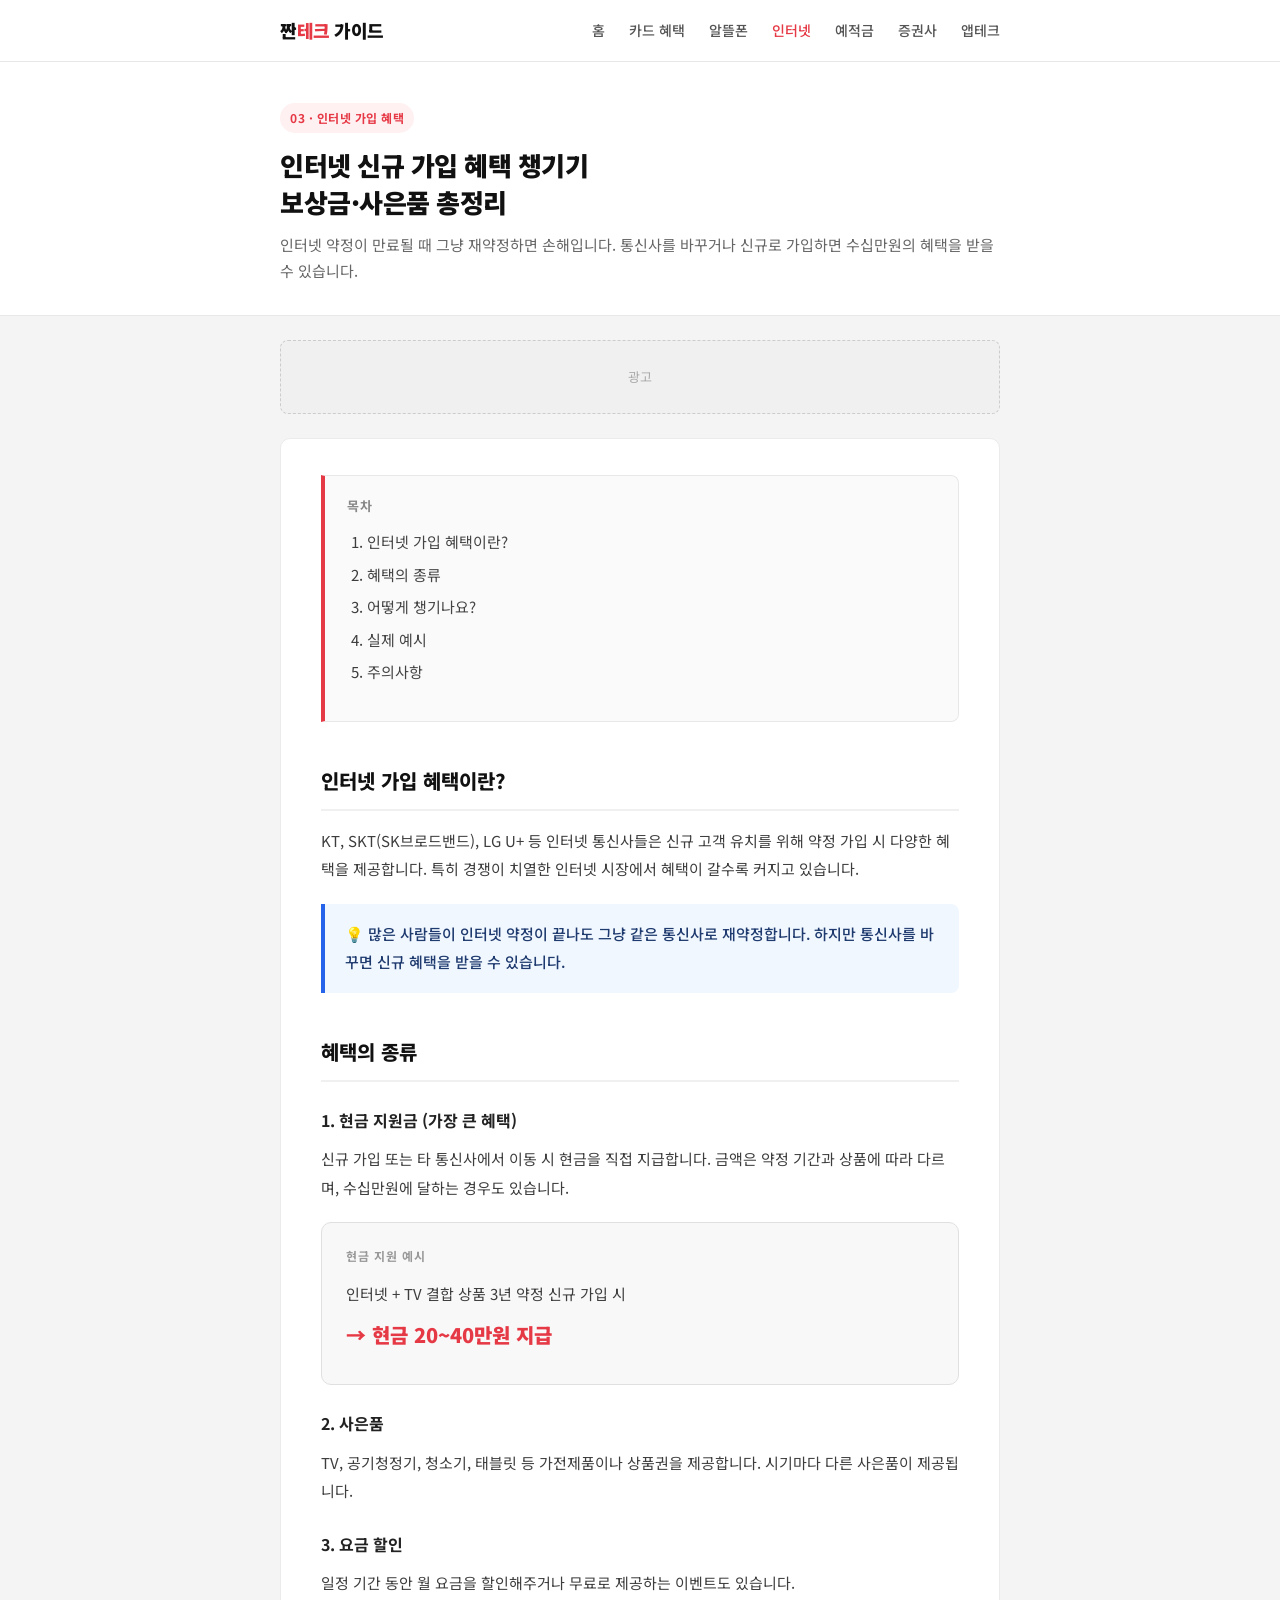
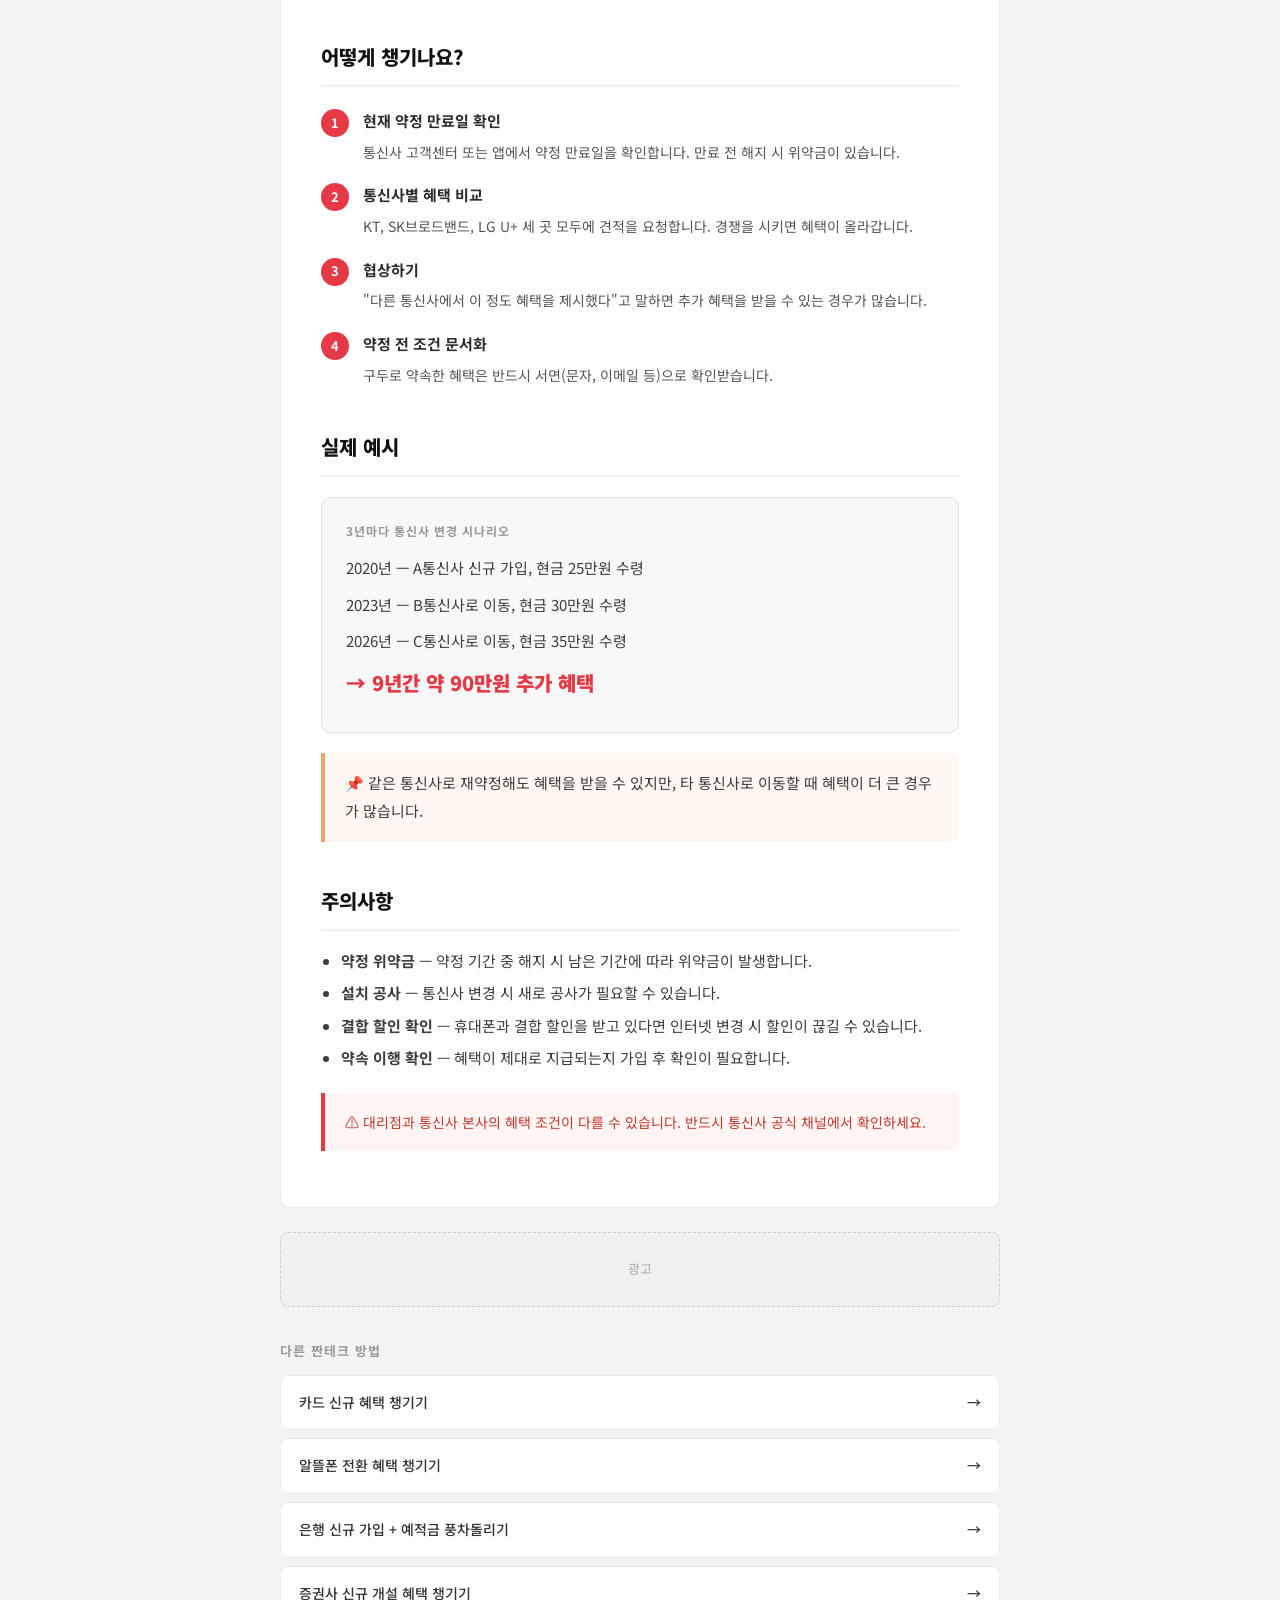
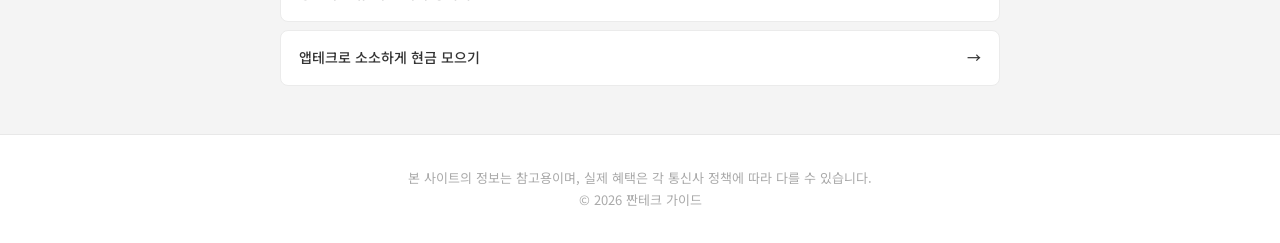
<file: internet.html>
<!DOCTYPE html>
<html lang="ko">
<head>
  <meta charset="UTF-8">
  <meta name="viewport" content="width=device-width, initial-scale=1.0">
  <meta name="description" content="인터넷 신규 가입 또는 재약정 시 받을 수 있는 보상금과 사은품 챙기는 방법. 인터넷 가입 혜택 완벽 가이드.">
  <meta name="keywords" content="인터넷 신규 가입 혜택, 인터넷 가입 사은품, 인터넷 가입 보상금, 인터넷 약정 혜택, 인터넷 짠테크">
  <title>인터넷 신규 가입 혜택 챙기기 — 보상금·사은품 총정리</title>
  <link rel="stylesheet" href="style.css">
  <link rel="preconnect" href="https://fonts.googleapis.com">
  <link href="https://fonts.googleapis.com/css2?family=Noto+Sans+KR:wght@400;500;700;900&display=swap" rel="stylesheet">
</head>
<body>

  <header class="site-header">
    <div class="container">
      <div class="site-logo"><a href="index.html">짠<span>테크</span> 가이드</a></div>
      <nav class="site-nav">
        <a href="index.html">홈</a>
        <a href="card.html">카드 혜택</a>
        <a href="mobile.html">알뜰폰</a>
        <a href="internet.html" class="active">인터넷</a>
        <a href="bank.html">예적금</a>
        <a href="stock.html">증권사</a>
        <a href="apptech.html">앱테크</a>
      </nav>
    </div>
  </header>

  <div class="article-header">
    <div class="container">
      <div class="article-category">03 · 인터넷 가입 혜택</div>
      <h1>인터넷 신규 가입 혜택 챙기기<br>보상금·사은품 총정리</h1>
      <p class="article-desc">인터넷 약정이 만료될 때 그냥 재약정하면 손해입니다. 통신사를 바꾸거나 신규로 가입하면 수십만원의 혜택을 받을 수 있습니다.</p>
    </div>
  </div>

  <main>
    <div class="container">
      <div class="ad-area">광고</div>

      <div class="article-body">

        <div class="toc">
          <div class="toc-title">목차</div>
          <ol>
            <li><a href="#what">인터넷 가입 혜택이란?</a></li>
            <li><a href="#types">혜택의 종류</a></li>
            <li><a href="#how">어떻게 챙기나요?</a></li>
            <li><a href="#example">실제 예시</a></li>
            <li><a href="#caution">주의사항</a></li>
          </ol>
        </div>

        <h2 id="what">인터넷 가입 혜택이란?</h2>
        <p>KT, SKT(SK브로드밴드), LG U+ 등 인터넷 통신사들은 신규 고객 유치를 위해 약정 가입 시 다양한 혜택을 제공합니다. 특히 경쟁이 치열한 인터넷 시장에서 혜택이 갈수록 커지고 있습니다.</p>

        <div class="point-box">
          <p>💡 많은 사람들이 인터넷 약정이 끝나도 그냥 같은 통신사로 재약정합니다. 하지만 통신사를 바꾸면 신규 혜택을 받을 수 있습니다.</p>
        </div>

        <h2 id="types">혜택의 종류</h2>

        <h3>1. 현금 지원금 (가장 큰 혜택)</h3>
        <p>신규 가입 또는 타 통신사에서 이동 시 현금을 직접 지급합니다. 금액은 약정 기간과 상품에 따라 다르며, 수십만원에 달하는 경우도 있습니다.</p>

        <div class="example-box">
          <div class="example-box-title">현금 지원 예시</div>
          <p>인터넷 + TV 결합 상품 3년 약정 신규 가입 시</p>
          <p class="result">→ 현금 20~40만원 지급</p>
        </div>

        <h3>2. 사은품</h3>
        <p>TV, 공기청정기, 청소기, 태블릿 등 가전제품이나 상품권을 제공합니다. 시기마다 다른 사은품이 제공됩니다.</p>

        <h3>3. 요금 할인</h3>
        <p>일정 기간 동안 월 요금을 할인해주거나 무료로 제공하는 이벤트도 있습니다.</p>

        <h2 id="how">어떻게 챙기나요?</h2>

        <div class="steps">
          <div class="step">
            <div class="step-num">1</div>
            <div class="step-content">
              <strong>현재 약정 만료일 확인</strong>
              <p>통신사 고객센터 또는 앱에서 약정 만료일을 확인합니다. 만료 전 해지 시 위약금이 있습니다.</p>
            </div>
          </div>
          <div class="step">
            <div class="step-num">2</div>
            <div class="step-content">
              <strong>통신사별 혜택 비교</strong>
              <p>KT, SK브로드밴드, LG U+ 세 곳 모두에 견적을 요청합니다. 경쟁을 시키면 혜택이 올라갑니다.</p>
            </div>
          </div>
          <div class="step">
            <div class="step-num">3</div>
            <div class="step-content">
              <strong>협상하기</strong>
              <p>"다른 통신사에서 이 정도 혜택을 제시했다"고 말하면 추가 혜택을 받을 수 있는 경우가 많습니다.</p>
            </div>
          </div>
          <div class="step">
            <div class="step-num">4</div>
            <div class="step-content">
              <strong>약정 전 조건 문서화</strong>
              <p>구두로 약속한 혜택은 반드시 서면(문자, 이메일 등)으로 확인받습니다.</p>
            </div>
          </div>
        </div>

        <h2 id="example">실제 예시</h2>

        <div class="example-box">
          <div class="example-box-title">3년마다 통신사 변경 시나리오</div>
          <p>2020년 — A통신사 신규 가입, 현금 25만원 수령</p>
          <p>2023년 — B통신사로 이동, 현금 30만원 수령</p>
          <p>2026년 — C통신사로 이동, 현금 35만원 수령</p>
          <p class="result">→ 9년간 약 90만원 추가 혜택</p>
        </div>

        <div class="highlight-box">
          <p>📌 같은 통신사로 재약정해도 혜택을 받을 수 있지만, 타 통신사로 이동할 때 혜택이 더 큰 경우가 많습니다.</p>
        </div>

        <h2 id="caution">주의사항</h2>
        <ul>
          <li><strong>약정 위약금</strong> — 약정 기간 중 해지 시 남은 기간에 따라 위약금이 발생합니다.</li>
          <li><strong>설치 공사</strong> — 통신사 변경 시 새로 공사가 필요할 수 있습니다.</li>
          <li><strong>결합 할인 확인</strong> — 휴대폰과 결합 할인을 받고 있다면 인터넷 변경 시 할인이 끊길 수 있습니다.</li>
          <li><strong>약속 이행 확인</strong> — 혜택이 제대로 지급되는지 가입 후 확인이 필요합니다.</li>
        </ul>

        <div class="warn-box">
          <p>⚠️ 대리점과 통신사 본사의 혜택 조건이 다를 수 있습니다. 반드시 통신사 공식 채널에서 확인하세요.</p>
        </div>

      </div>

      <div class="ad-area">광고</div>

      <div class="related">
        <div class="related-title">다른 짠테크 방법</div>
        <div class="related-list">
          <a href="card.html" class="related-item">카드 신규 혜택 챙기기 <span>→</span></a>
          <a href="mobile.html" class="related-item">알뜰폰 전환 혜택 챙기기 <span>→</span></a>
          <a href="bank.html" class="related-item">은행 신규 가입 + 예적금 풍차돌리기 <span>→</span></a>
          <a href="stock.html" class="related-item">증권사 신규 개설 혜택 챙기기 <span>→</span></a>
          <a href="apptech.html" class="related-item">앱테크로 소소하게 현금 모으기 <span>→</span></a>
        </div>
      </div>

    </div>
  </main>

  <footer>
    <div class="container">
      <p>본 사이트의 정보는 참고용이며, 실제 혜택은 각 통신사 정책에 따라 다를 수 있습니다.</p>
      <p>© 2026 짠테크 가이드</p>
    </div>
  </footer>

</body>
</html>
</file>
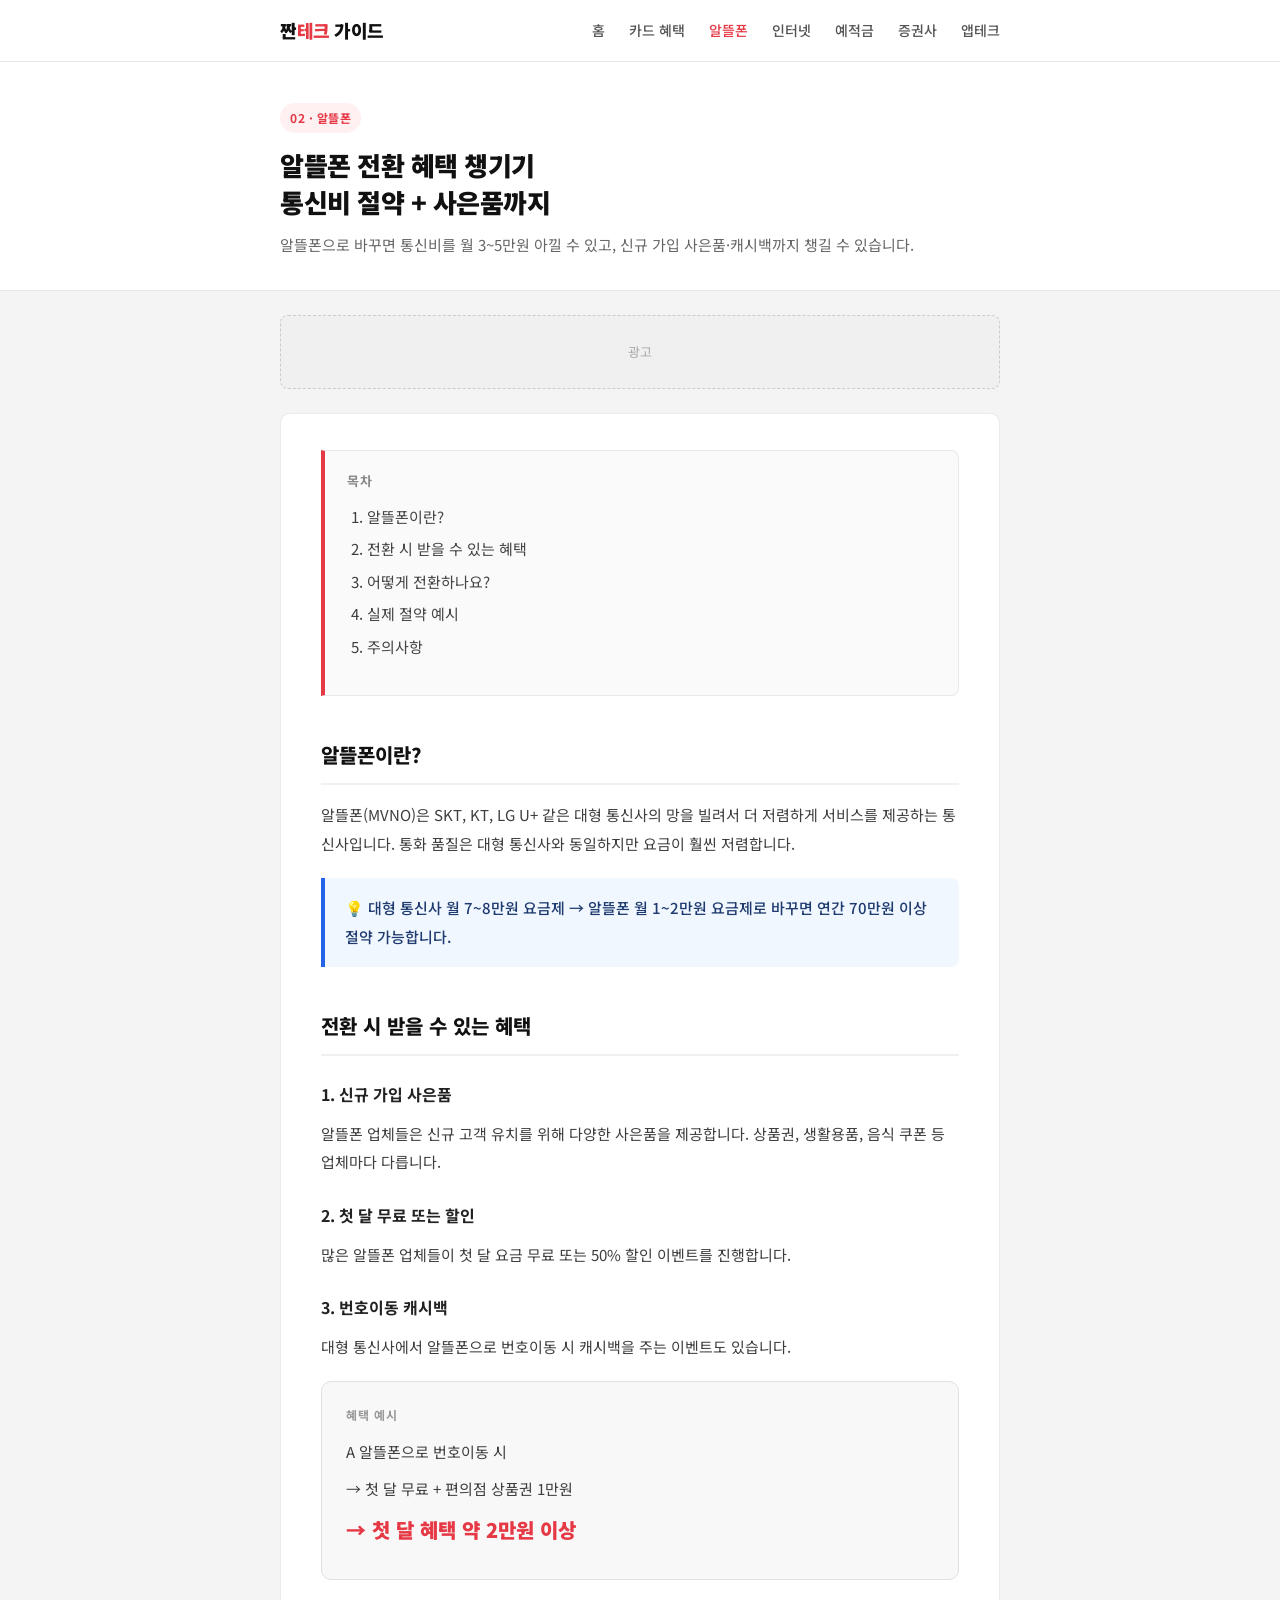
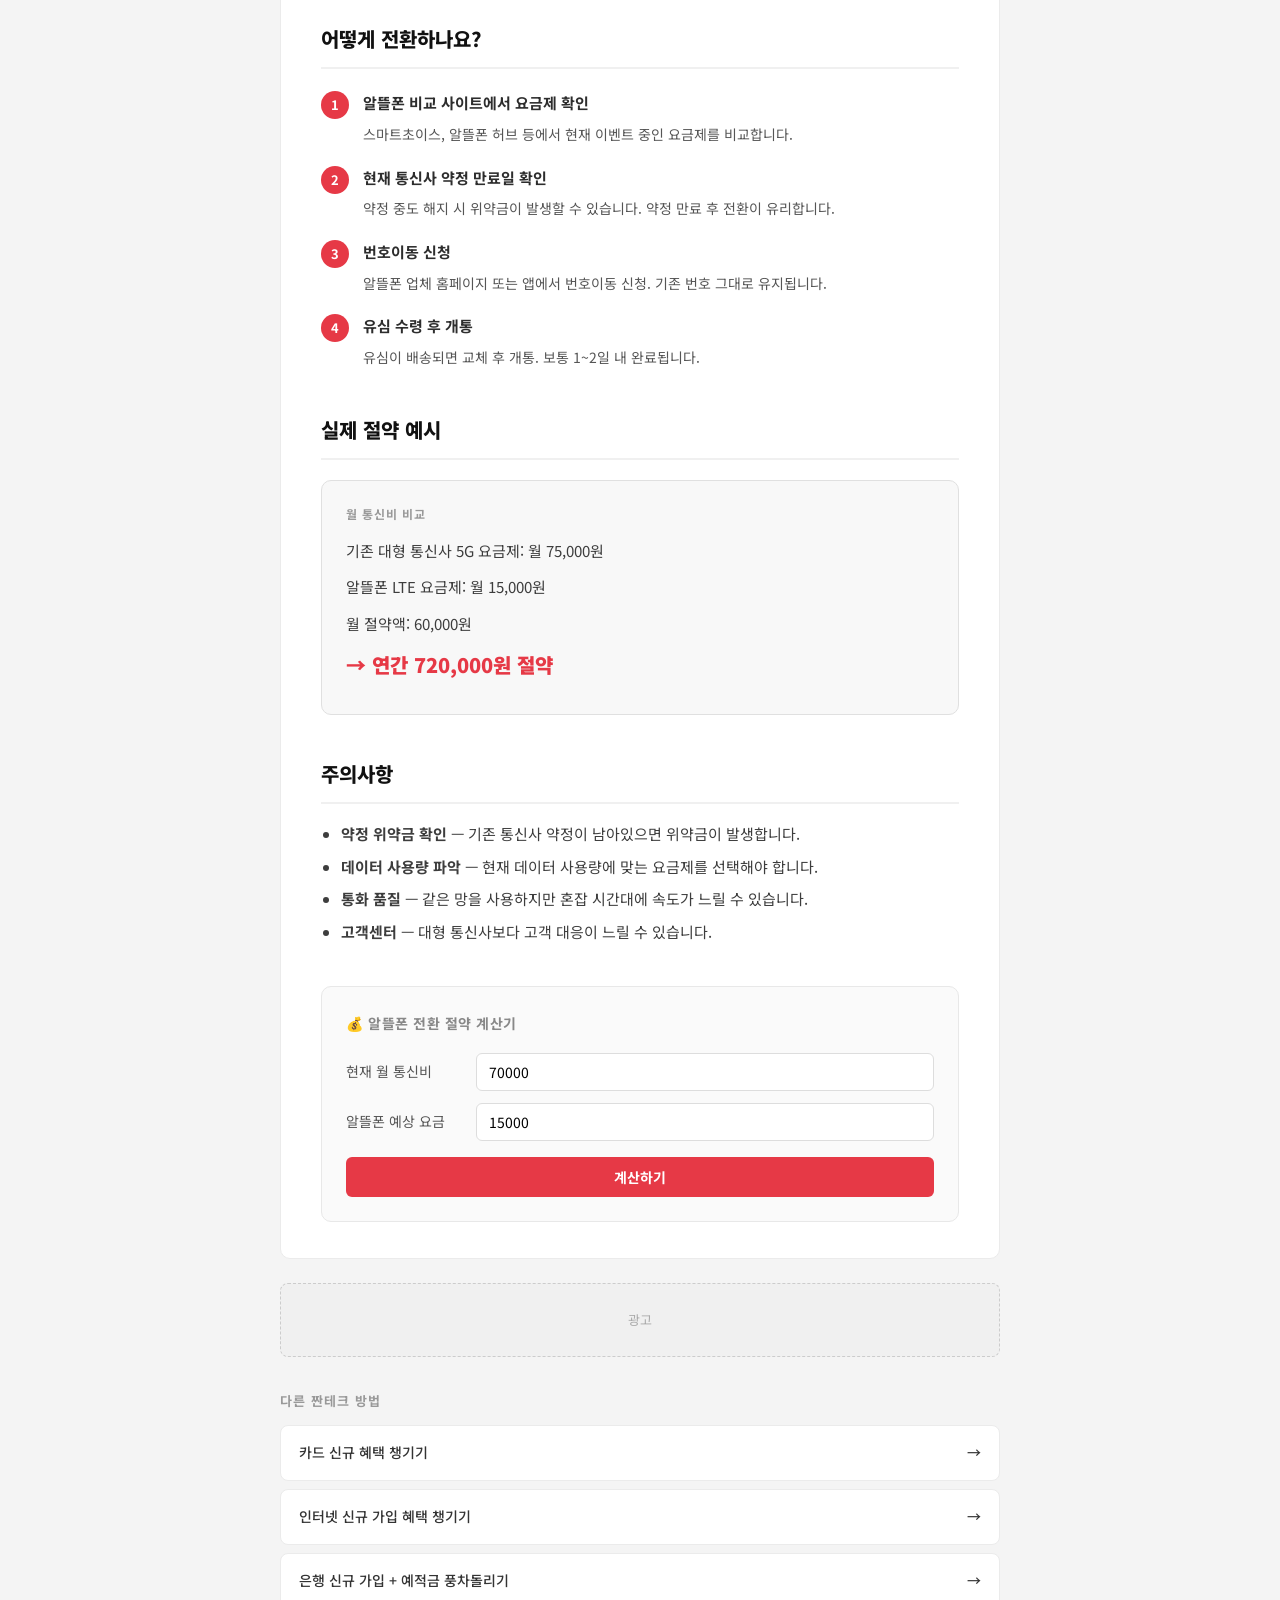
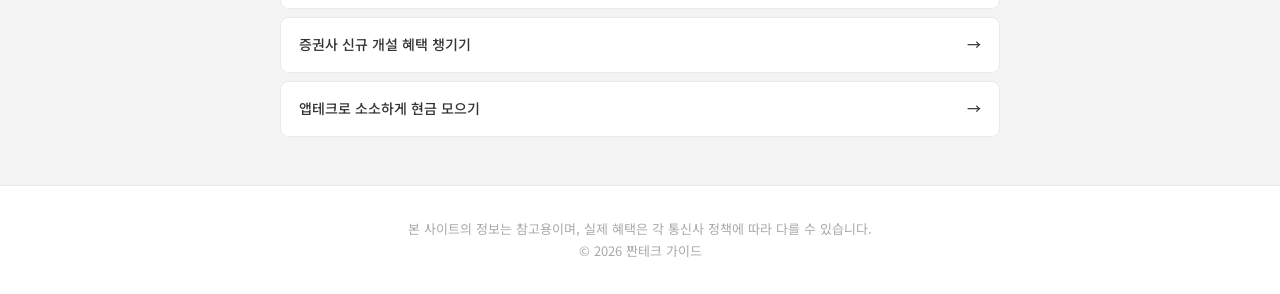
<file: mobile.html>
<!DOCTYPE html>
<html lang="ko">
<head>
  <meta charset="UTF-8">
  <meta name="viewport" content="width=device-width, initial-scale=1.0">
  <meta name="description" content="알뜰폰으로 바꿀 때 통신비 절약은 기본, 사은품과 캐시백까지 챙기는 방법. 알뜰폰 전환 혜택 완벽 가이드.">
  <meta name="keywords" content="알뜰폰 사은품, 알뜰폰 캐시백, 알뜰폰 전환 혜택, 알뜰폰 갈아타기 혜택, 알뜰폰 짠테크">
  <title>알뜰폰 전환 혜택 챙기기 — 통신비 절약 + 사은품까지</title>
  <link rel="stylesheet" href="style.css">
  <link rel="preconnect" href="https://fonts.googleapis.com">
  <link href="https://fonts.googleapis.com/css2?family=Noto+Sans+KR:wght@400;500;700;900&display=swap" rel="stylesheet">
</head>
<body>

  <header class="site-header">
    <div class="container">
      <div class="site-logo"><a href="index.html">짠<span>테크</span> 가이드</a></div>
      <nav class="site-nav">
        <a href="index.html">홈</a>
        <a href="card.html">카드 혜택</a>
        <a href="mobile.html" class="active">알뜰폰</a>
        <a href="internet.html">인터넷</a>
        <a href="bank.html">예적금</a>
        <a href="stock.html">증권사</a>
        <a href="apptech.html">앱테크</a>
      </nav>
    </div>
  </header>

  <div class="article-header">
    <div class="container">
      <div class="article-category">02 · 알뜰폰</div>
      <h1>알뜰폰 전환 혜택 챙기기<br>통신비 절약 + 사은품까지</h1>
      <p class="article-desc">알뜰폰으로 바꾸면 통신비를 월 3~5만원 아낄 수 있고, 신규 가입 사은품·캐시백까지 챙길 수 있습니다.</p>
    </div>
  </div>

  <main>
    <div class="container">
      <div class="ad-area">광고</div>

      <div class="article-body">

        <div class="toc">
          <div class="toc-title">목차</div>
          <ol>
            <li><a href="#what">알뜰폰이란?</a></li>
            <li><a href="#benefit">전환 시 받을 수 있는 혜택</a></li>
            <li><a href="#how">어떻게 전환하나요?</a></li>
            <li><a href="#example">실제 절약 예시</a></li>
            <li><a href="#caution">주의사항</a></li>
          </ol>
        </div>

        <h2 id="what">알뜰폰이란?</h2>
        <p>알뜰폰(MVNO)은 SKT, KT, LG U+ 같은 대형 통신사의 망을 빌려서 더 저렴하게 서비스를 제공하는 통신사입니다. 통화 품질은 대형 통신사와 동일하지만 요금이 훨씬 저렴합니다.</p>

        <div class="point-box">
          <p>💡 대형 통신사 월 7~8만원 요금제 → 알뜰폰 월 1~2만원 요금제로 바꾸면 연간 70만원 이상 절약 가능합니다.</p>
        </div>

        <h2 id="benefit">전환 시 받을 수 있는 혜택</h2>

        <h3>1. 신규 가입 사은품</h3>
        <p>알뜰폰 업체들은 신규 고객 유치를 위해 다양한 사은품을 제공합니다. 상품권, 생활용품, 음식 쿠폰 등 업체마다 다릅니다.</p>

        <h3>2. 첫 달 무료 또는 할인</h3>
        <p>많은 알뜰폰 업체들이 첫 달 요금 무료 또는 50% 할인 이벤트를 진행합니다.</p>

        <h3>3. 번호이동 캐시백</h3>
        <p>대형 통신사에서 알뜰폰으로 번호이동 시 캐시백을 주는 이벤트도 있습니다.</p>

        <div class="example-box">
          <div class="example-box-title">혜택 예시</div>
          <p>A 알뜰폰으로 번호이동 시</p>
          <p>→ 첫 달 무료 + 편의점 상품권 1만원</p>
          <p class="result">→ 첫 달 혜택 약 2만원 이상</p>
        </div>

        <h2 id="how">어떻게 전환하나요?</h2>

        <div class="steps">
          <div class="step">
            <div class="step-num">1</div>
            <div class="step-content">
              <strong>알뜰폰 비교 사이트에서 요금제 확인</strong>
              <p>스마트초이스, 알뜰폰 허브 등에서 현재 이벤트 중인 요금제를 비교합니다.</p>
            </div>
          </div>
          <div class="step">
            <div class="step-num">2</div>
            <div class="step-content">
              <strong>현재 통신사 약정 만료일 확인</strong>
              <p>약정 중도 해지 시 위약금이 발생할 수 있습니다. 약정 만료 후 전환이 유리합니다.</p>
            </div>
          </div>
          <div class="step">
            <div class="step-num">3</div>
            <div class="step-content">
              <strong>번호이동 신청</strong>
              <p>알뜰폰 업체 홈페이지 또는 앱에서 번호이동 신청. 기존 번호 그대로 유지됩니다.</p>
            </div>
          </div>
          <div class="step">
            <div class="step-num">4</div>
            <div class="step-content">
              <strong>유심 수령 후 개통</strong>
              <p>유심이 배송되면 교체 후 개통. 보통 1~2일 내 완료됩니다.</p>
            </div>
          </div>
        </div>

        <h2 id="example">실제 절약 예시</h2>

        <div class="example-box">
          <div class="example-box-title">월 통신비 비교</div>
          <p>기존 대형 통신사 5G 요금제: 월 75,000원</p>
          <p>알뜰폰 LTE 요금제: 월 15,000원</p>
          <p>월 절약액: 60,000원</p>
          <p class="result">→ 연간 720,000원 절약</p>
        </div>

        <h2 id="caution">주의사항</h2>
        <ul>
          <li><strong>약정 위약금 확인</strong> — 기존 통신사 약정이 남아있으면 위약금이 발생합니다.</li>
          <li><strong>데이터 사용량 파악</strong> — 현재 데이터 사용량에 맞는 요금제를 선택해야 합니다.</li>
          <li><strong>통화 품질</strong> — 같은 망을 사용하지만 혼잡 시간대에 속도가 느릴 수 있습니다.</li>
          <li><strong>고객센터</strong> — 대형 통신사보다 고객 대응이 느릴 수 있습니다.</li>
        </ul>

        <div class="mini-calc">
          <div class="mini-calc-title">💰 알뜰폰 전환 절약 계산기</div>
          <div class="mini-calc-row">
            <label>현재 월 통신비</label>
            <input type="number" id="currentFee" value="70000" step="1000">
          </div>
          <div class="mini-calc-row">
            <label>알뜰폰 예상 요금</label>
            <input type="number" id="newFee" value="15000" step="1000">
          </div>
          <button onclick="calcMobile()">계산하기</button>
          <div class="mini-calc-result" id="mobileResult">
            <div class="label">월 절약액</div>
            <div class="value" id="mobileResultValue"></div>
            <div class="label" style="margin-top:8px">연간 절약액</div>
            <div class="value" id="mobileResultYear"></div>
          </div>
        </div>

      </div>

      <div class="ad-area">광고</div>

      <div class="related">
        <div class="related-title">다른 짠테크 방법</div>
        <div class="related-list">
          <a href="card.html" class="related-item">카드 신규 혜택 챙기기 <span>→</span></a>
          <a href="internet.html" class="related-item">인터넷 신규 가입 혜택 챙기기 <span>→</span></a>
          <a href="bank.html" class="related-item">은행 신규 가입 + 예적금 풍차돌리기 <span>→</span></a>
          <a href="stock.html" class="related-item">증권사 신규 개설 혜택 챙기기 <span>→</span></a>
          <a href="apptech.html" class="related-item">앱테크로 소소하게 현금 모으기 <span>→</span></a>
        </div>
      </div>

    </div>
  </main>

  <footer>
    <div class="container">
      <p>본 사이트의 정보는 참고용이며, 실제 혜택은 각 통신사 정책에 따라 다를 수 있습니다.</p>
      <p>© 2026 짠테크 가이드</p>
    </div>
  </footer>

  <script>
    function calcMobile() {
      const cur = parseInt(document.getElementById('currentFee').value) || 0;
      const newf = parseInt(document.getElementById('newFee').value) || 0;
      const monthly = cur - newf;
      const yearly = monthly * 12;
      document.getElementById('mobileResult').style.display = 'block';
      document.getElementById('mobileResultValue').textContent = monthly.toLocaleString() + '원';
      document.getElementById('mobileResultYear').textContent = yearly.toLocaleString() + '원';
    }
  </script>

</body>
</html>
</file>
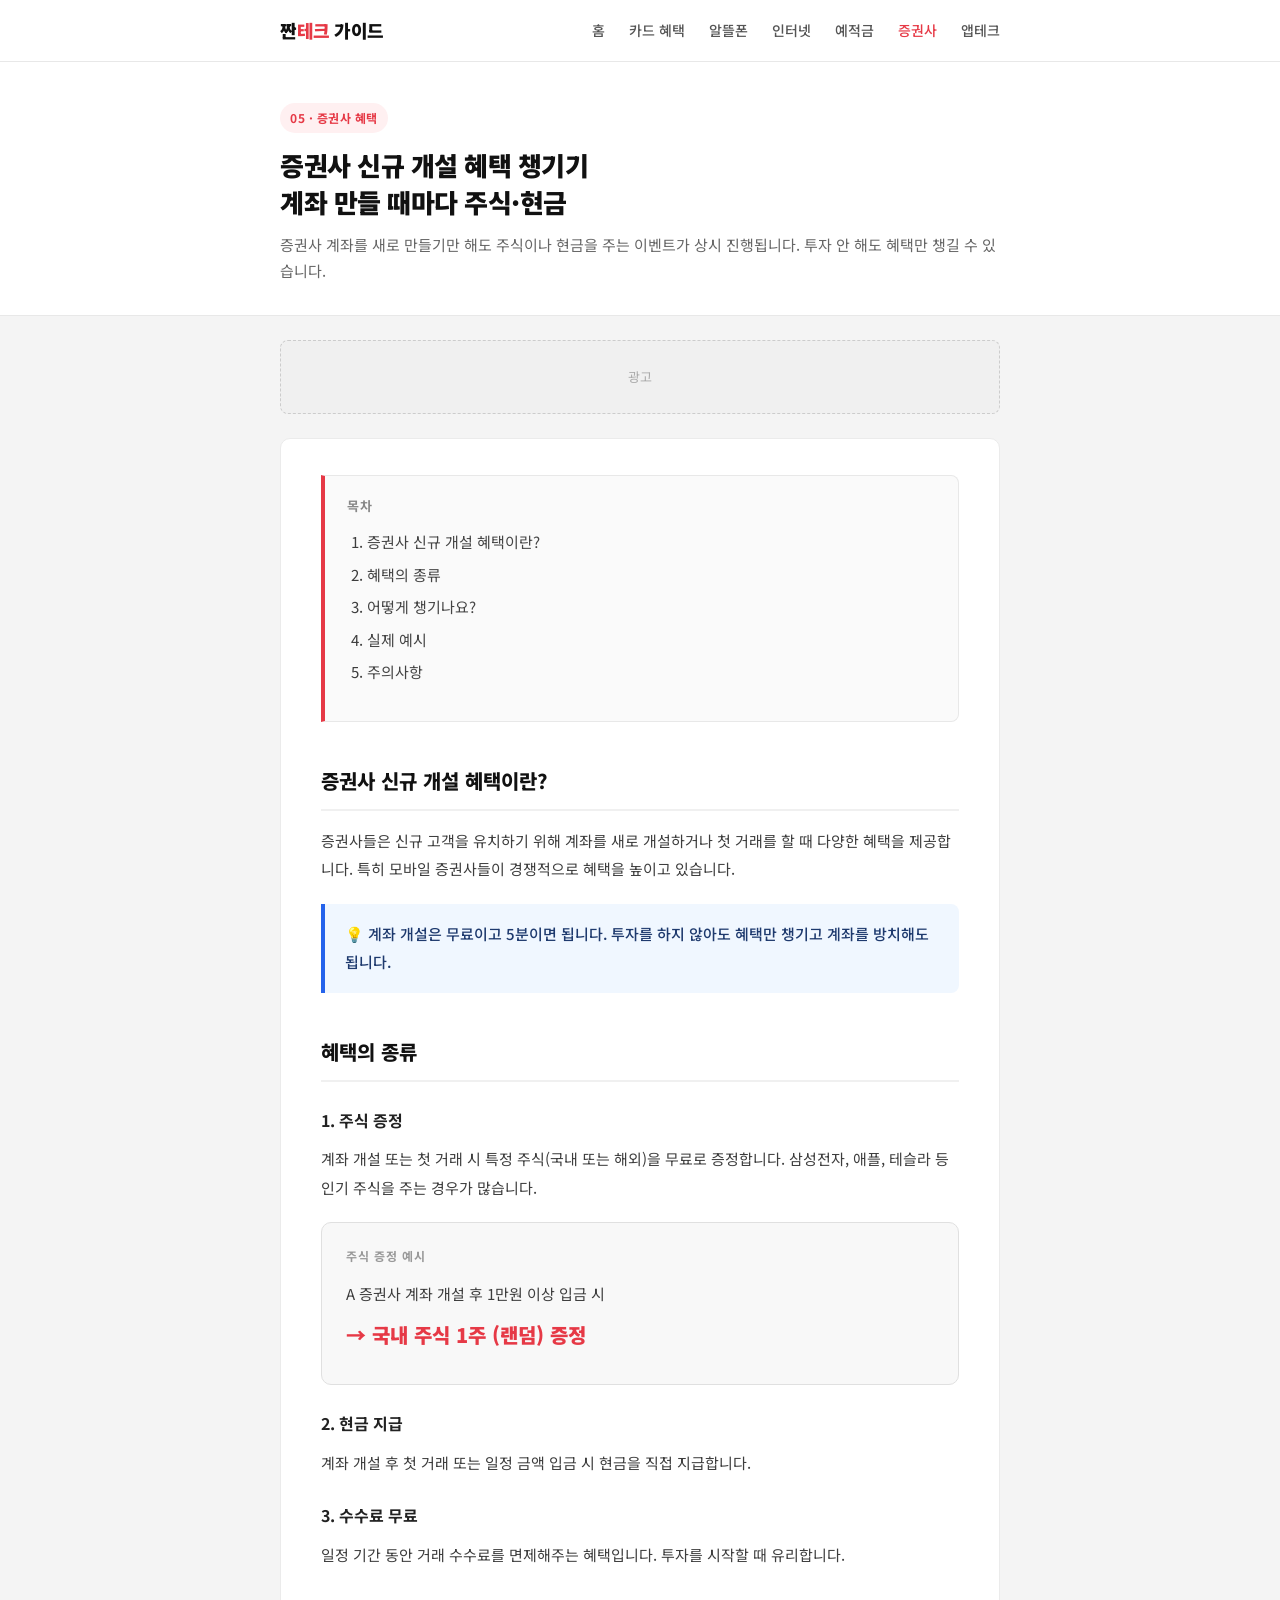
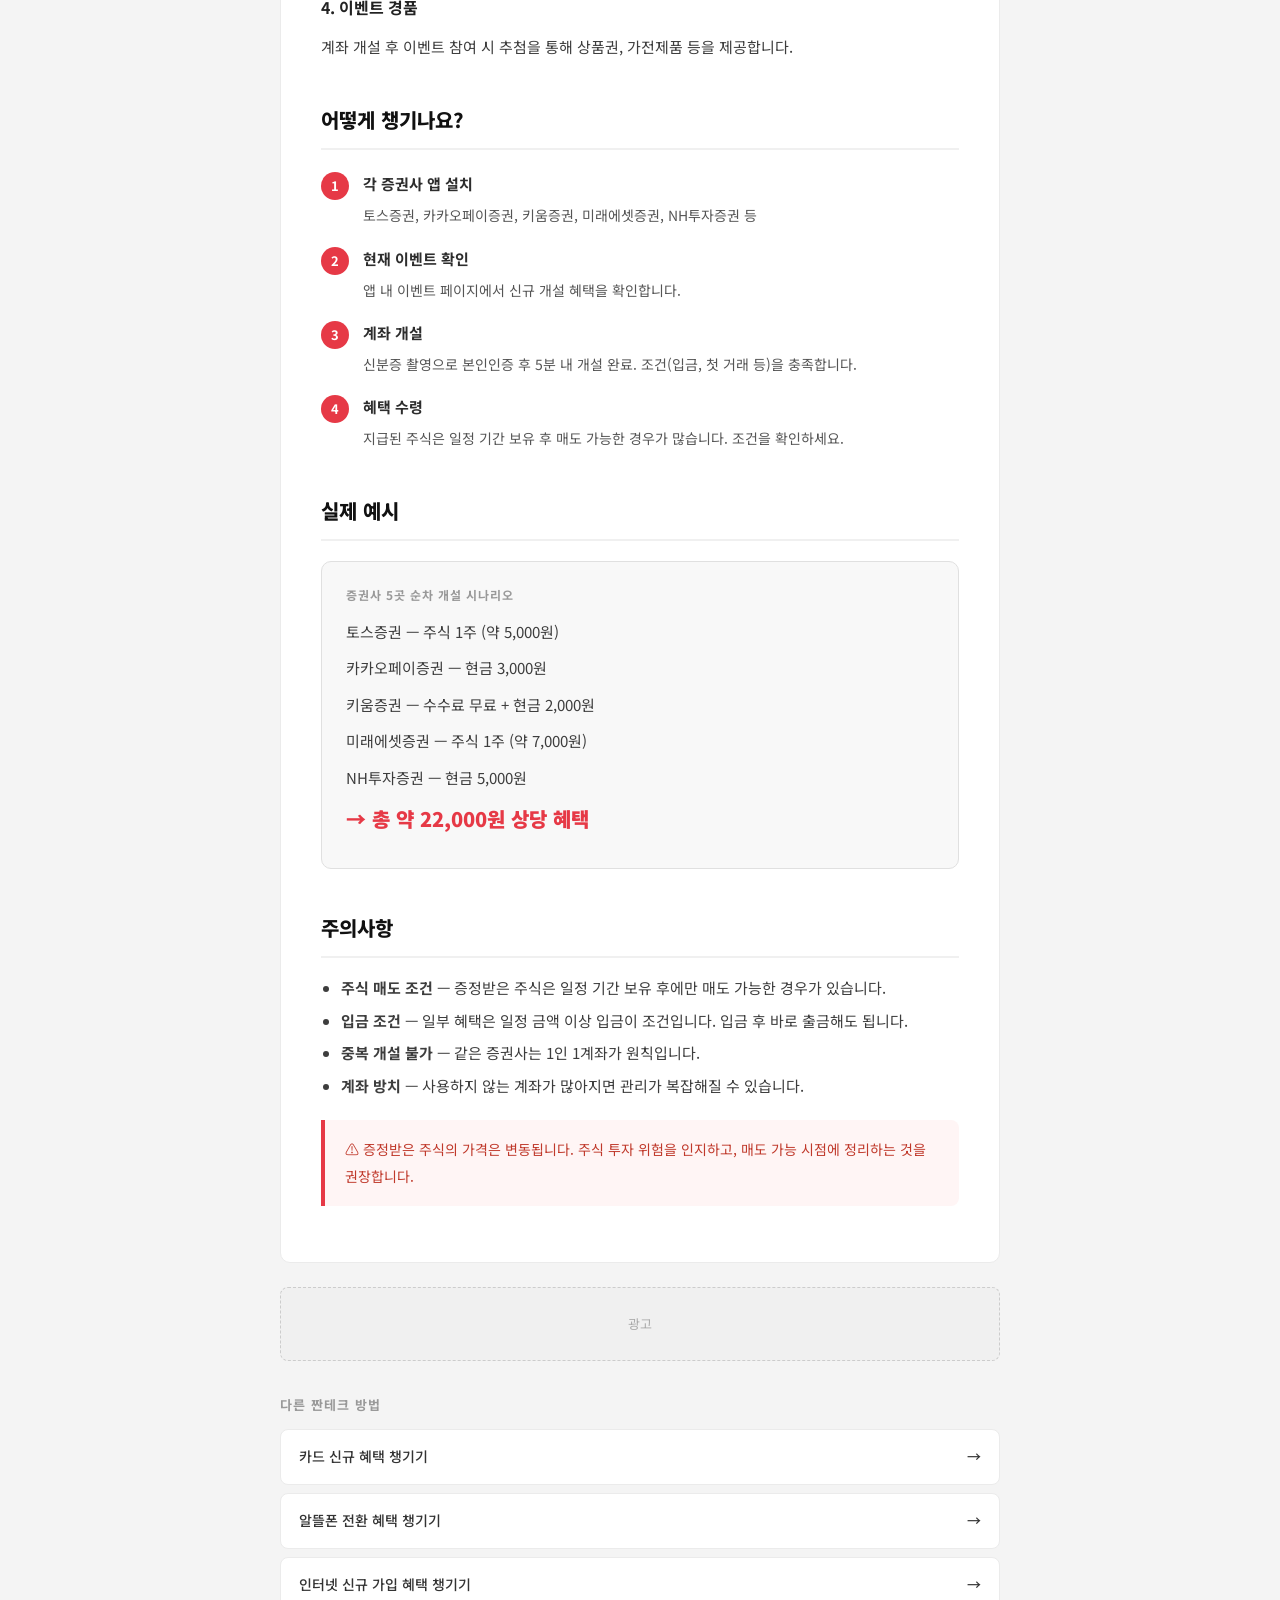
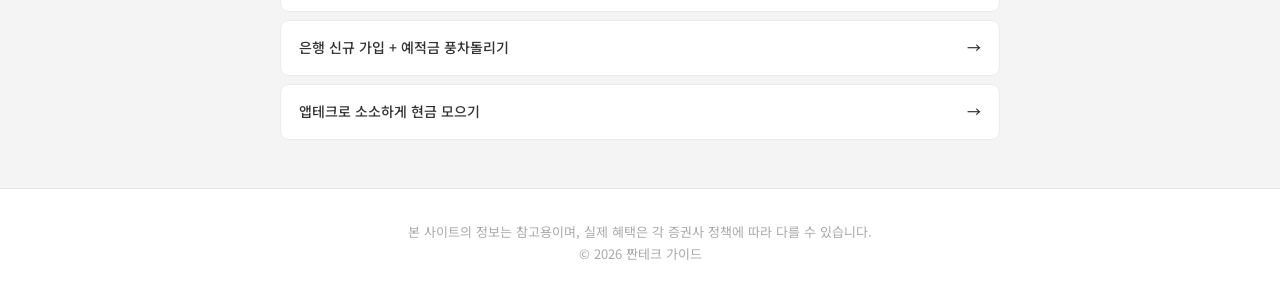
<file: stock.html>
<!DOCTYPE html>
<html lang="ko">
<head>
  <meta charset="UTF-8">
  <meta name="viewport" content="width=device-width, initial-scale=1.0">
  <meta name="description" content="증권사 계좌 신규 개설 시 주식과 현금을 받는 방법. 토스증권, 카카오페이증권, 키움증권 등 신규 개설 혜택 총정리.">
  <meta name="keywords" content="증권사 신규 개설 혜택, 증권사 계좌 개설 이벤트, 토스증권 혜택, 카카오페이증권 혜택, 주식 계좌 개설 혜택">
  <title>증권사 신규 개설 혜택 챙기기 — 계좌 만들 때마다 주식·현금</title>
  <link rel="stylesheet" href="style.css">
  <link rel="preconnect" href="https://fonts.googleapis.com">
  <link href="https://fonts.googleapis.com/css2?family=Noto+Sans+KR:wght@400;500;700;900&display=swap" rel="stylesheet">
</head>
<body>

  <header class="site-header">
    <div class="container">
      <div class="site-logo"><a href="index.html">짠<span>테크</span> 가이드</a></div>
      <nav class="site-nav">
        <a href="index.html">홈</a>
        <a href="card.html">카드 혜택</a>
        <a href="mobile.html">알뜰폰</a>
        <a href="internet.html">인터넷</a>
        <a href="bank.html">예적금</a>
        <a href="stock.html" class="active">증권사</a>
        <a href="apptech.html">앱테크</a>
      </nav>
    </div>
  </header>

  <div class="article-header">
    <div class="container">
      <div class="article-category">05 · 증권사 혜택</div>
      <h1>증권사 신규 개설 혜택 챙기기<br>계좌 만들 때마다 주식·현금</h1>
      <p class="article-desc">증권사 계좌를 새로 만들기만 해도 주식이나 현금을 주는 이벤트가 상시 진행됩니다. 투자 안 해도 혜택만 챙길 수 있습니다.</p>
    </div>
  </div>

  <main>
    <div class="container">
      <div class="ad-area">광고</div>

      <div class="article-body">

        <div class="toc">
          <div class="toc-title">목차</div>
          <ol>
            <li><a href="#what">증권사 신규 개설 혜택이란?</a></li>
            <li><a href="#types">혜택의 종류</a></li>
            <li><a href="#how">어떻게 챙기나요?</a></li>
            <li><a href="#example">실제 예시</a></li>
            <li><a href="#caution">주의사항</a></li>
          </ol>
        </div>

        <h2 id="what">증권사 신규 개설 혜택이란?</h2>
        <p>증권사들은 신규 고객을 유치하기 위해 계좌를 새로 개설하거나 첫 거래를 할 때 다양한 혜택을 제공합니다. 특히 모바일 증권사들이 경쟁적으로 혜택을 높이고 있습니다.</p>

        <div class="point-box">
          <p>💡 계좌 개설은 무료이고 5분이면 됩니다. 투자를 하지 않아도 혜택만 챙기고 계좌를 방치해도 됩니다.</p>
        </div>

        <h2 id="types">혜택의 종류</h2>

        <h3>1. 주식 증정</h3>
        <p>계좌 개설 또는 첫 거래 시 특정 주식(국내 또는 해외)을 무료로 증정합니다. 삼성전자, 애플, 테슬라 등 인기 주식을 주는 경우가 많습니다.</p>

        <div class="example-box">
          <div class="example-box-title">주식 증정 예시</div>
          <p>A 증권사 계좌 개설 후 1만원 이상 입금 시</p>
          <p class="result">→ 국내 주식 1주 (랜덤) 증정</p>
        </div>

        <h3>2. 현금 지급</h3>
        <p>계좌 개설 후 첫 거래 또는 일정 금액 입금 시 현금을 직접 지급합니다.</p>

        <h3>3. 수수료 무료</h3>
        <p>일정 기간 동안 거래 수수료를 면제해주는 혜택입니다. 투자를 시작할 때 유리합니다.</p>

        <h3>4. 이벤트 경품</h3>
        <p>계좌 개설 후 이벤트 참여 시 추첨을 통해 상품권, 가전제품 등을 제공합니다.</p>

        <h2 id="how">어떻게 챙기나요?</h2>

        <div class="steps">
          <div class="step">
            <div class="step-num">1</div>
            <div class="step-content">
              <strong>각 증권사 앱 설치</strong>
              <p>토스증권, 카카오페이증권, 키움증권, 미래에셋증권, NH투자증권 등</p>
            </div>
          </div>
          <div class="step">
            <div class="step-num">2</div>
            <div class="step-content">
              <strong>현재 이벤트 확인</strong>
              <p>앱 내 이벤트 페이지에서 신규 개설 혜택을 확인합니다.</p>
            </div>
          </div>
          <div class="step">
            <div class="step-num">3</div>
            <div class="step-content">
              <strong>계좌 개설</strong>
              <p>신분증 촬영으로 본인인증 후 5분 내 개설 완료. 조건(입금, 첫 거래 등)을 충족합니다.</p>
            </div>
          </div>
          <div class="step">
            <div class="step-num">4</div>
            <div class="step-content">
              <strong>혜택 수령</strong>
              <p>지급된 주식은 일정 기간 보유 후 매도 가능한 경우가 많습니다. 조건을 확인하세요.</p>
            </div>
          </div>
        </div>

        <h2 id="example">실제 예시</h2>

        <div class="example-box">
          <div class="example-box-title">증권사 5곳 순차 개설 시나리오</div>
          <p>토스증권 — 주식 1주 (약 5,000원)</p>
          <p>카카오페이증권 — 현금 3,000원</p>
          <p>키움증권 — 수수료 무료 + 현금 2,000원</p>
          <p>미래에셋증권 — 주식 1주 (약 7,000원)</p>
          <p>NH투자증권 — 현금 5,000원</p>
          <p class="result">→ 총 약 22,000원 상당 혜택</p>
        </div>

        <h2 id="caution">주의사항</h2>
        <ul>
          <li><strong>주식 매도 조건</strong> — 증정받은 주식은 일정 기간 보유 후에만 매도 가능한 경우가 있습니다.</li>
          <li><strong>입금 조건</strong> — 일부 혜택은 일정 금액 이상 입금이 조건입니다. 입금 후 바로 출금해도 됩니다.</li>
          <li><strong>중복 개설 불가</strong> — 같은 증권사는 1인 1계좌가 원칙입니다.</li>
          <li><strong>계좌 방치</strong> — 사용하지 않는 계좌가 많아지면 관리가 복잡해질 수 있습니다.</li>
        </ul>

        <div class="warn-box">
          <p>⚠️ 증정받은 주식의 가격은 변동됩니다. 주식 투자 위험을 인지하고, 매도 가능 시점에 정리하는 것을 권장합니다.</p>
        </div>

      </div>

      <div class="ad-area">광고</div>

      <div class="related">
        <div class="related-title">다른 짠테크 방법</div>
        <div class="related-list">
          <a href="card.html" class="related-item">카드 신규 혜택 챙기기 <span>→</span></a>
          <a href="mobile.html" class="related-item">알뜰폰 전환 혜택 챙기기 <span>→</span></a>
          <a href="internet.html" class="related-item">인터넷 신규 가입 혜택 챙기기 <span>→</span></a>
          <a href="bank.html" class="related-item">은행 신규 가입 + 예적금 풍차돌리기 <span>→</span></a>
          <a href="apptech.html" class="related-item">앱테크로 소소하게 현금 모으기 <span>→</span></a>
        </div>
      </div>

    </div>
  </main>

  <footer>
    <div class="container">
      <p>본 사이트의 정보는 참고용이며, 실제 혜택은 각 증권사 정책에 따라 다를 수 있습니다.</p>
      <p>© 2026 짠테크 가이드</p>
    </div>
  </footer>

</body>
</html>
</file>
<file: style.css>
/* ===========================
   기본 설정
=========================== */
*, *::before, *::after {
  box-sizing: border-box;
  margin: 0;
  padding: 0;
}

body {
  font-family: 'Noto Sans KR', -apple-system, sans-serif;
  background: #f4f4f4;
  color: #2d2d2d;
  font-size: 16px;
  line-height: 1.85;
  -webkit-font-smoothing: antialiased;
}

a {
  color: inherit;
  text-decoration: none;
}

/* ===========================
   레이아웃
=========================== */
.container {
  max-width: 760px;
  margin: 0 auto;
  padding: 0 20px;
}

/* ===========================
   헤더
=========================== */
.site-header {
  background: #fff;
  border-bottom: 1px solid #e8e8e8;
  padding: 14px 0;
  position: sticky;
  top: 0;
  z-index: 100;
}

.site-header .container {
  display: flex;
  align-items: center;
  justify-content: space-between;
}

.site-logo {
  font-size: 18px;
  font-weight: 900;
  color: #111;
  letter-spacing: -0.5px;
}

.site-logo span {
  color: #e63946;
}

.site-nav {
  display: flex;
  gap: 24px;
}

.site-nav a {
  font-size: 14px;
  color: #555;
  font-weight: 500;
  transition: color 0.2s;
}

.site-nav a:hover,
.site-nav a.active {
  color: #e63946;
}

/* ===========================
   메인 페이지 히어로
=========================== */
.hero {
  background: #fff;
  border-bottom: 1px solid #e8e8e8;
  padding: 48px 0 40px;
  text-align: center;
}

.hero h1 {
  font-size: 30px;
  font-weight: 900;
  color: #111;
  letter-spacing: -1px;
  margin-bottom: 12px;
}

.hero h1 span {
  color: #e63946;
}

.hero p {
  font-size: 16px;
  color: #666;
  line-height: 1.7;
}

/* ===========================
   아티클 목록 (인덱스 페이지)
=========================== */
.article-list {
  padding: 32px 0;
}

.article-list-title {
  font-size: 13px;
  font-weight: 700;
  color: #999;
  letter-spacing: 1px;
  text-transform: uppercase;
  margin-bottom: 16px;
}

.article-item {
  background: #fff;
  border-radius: 10px;
  padding: 24px 28px;
  margin-bottom: 12px;
  border: 1px solid #ebebeb;
  display: flex;
  align-items: center;
  gap: 20px;
  transition: box-shadow 0.2s, transform 0.2s;
  cursor: pointer;
}

.article-item:hover {
  box-shadow: 0 4px 16px rgba(0,0,0,0.08);
  transform: translateY(-1px);
}

.article-item-num {
  font-size: 28px;
  font-weight: 900;
  color: #f0f0f0;
  min-width: 36px;
  line-height: 1;
}

.article-item-body {
  flex: 1;
}

.article-item-body h2 {
  font-size: 17px;
  font-weight: 700;
  color: #111;
  margin-bottom: 4px;
  border: none;
  padding: 0;
}

.article-item-body p {
  font-size: 14px;
  color: #777;
  line-height: 1.5;
}

.article-item-arrow {
  font-size: 18px;
  color: #ccc;
}

/* ===========================
   광고 영역
=========================== */
.ad-area {
  background: #f0f0f0;
  border: 1px dashed #ccc;
  border-radius: 8px;
  padding: 24px;
  text-align: center;
  color: #aaa;
  font-size: 13px;
  margin: 24px 0;
}

/* ===========================
   아티클 페이지
=========================== */
.article-header {
  background: #fff;
  padding: 40px 0 32px;
  border-bottom: 1px solid #e8e8e8;
}

.article-category {
  display: inline-block;
  font-size: 12px;
  font-weight: 700;
  color: #e63946;
  background: #fff0f1;
  padding: 4px 10px;
  border-radius: 20px;
  margin-bottom: 14px;
  letter-spacing: 0.5px;
}

.article-header h1 {
  font-size: 26px;
  font-weight: 900;
  color: #111;
  letter-spacing: -0.5px;
  line-height: 1.4;
  margin-bottom: 12px;
}

.article-header .article-desc {
  font-size: 15px;
  color: #666;
  line-height: 1.7;
}

/* ===========================
   아티클 본문
=========================== */
.article-body {
  background: #fff;
  border-radius: 10px;
  padding: 36px 40px;
  margin: 24px 0;
  border: 1px solid #ebebeb;
}

/* 목차 */
.toc {
  background: #fafafa;
  border: 1px solid #e8e8e8;
  border-left: 4px solid #e63946;
  border-radius: 0 8px 8px 0;
  padding: 18px 22px;
  margin-bottom: 36px;
}

.toc-title {
  font-size: 13px;
  font-weight: 700;
  color: #888;
  letter-spacing: 1px;
  margin-bottom: 10px;
}

.toc ol {
  padding-left: 18px;
}

.toc li {
  font-size: 14px;
  color: #444;
  margin-bottom: 4px;
  line-height: 1.6;
}

.toc a {
  color: #444;
  transition: color 0.2s;
}

.toc a:hover {
  color: #e63946;
}

/* 본문 제목 */
.article-body h2 {
  font-size: 20px;
  font-weight: 800;
  color: #111;
  margin: 40px 0 16px;
  padding-bottom: 10px;
  border-bottom: 2px solid #f0f0f0;
  scroll-margin-top: 80px;
}

.article-body h2:first-child {
  margin-top: 0;
}

.article-body h3 {
  font-size: 16px;
  font-weight: 700;
  color: #222;
  margin: 24px 0 10px;
}

/* 본문 텍스트 */
.article-body p {
  font-size: 15px;
  color: #3d3d3d;
  line-height: 1.9;
  margin-bottom: 16px;
}

.article-body ul, .article-body ol {
  padding-left: 20px;
  margin-bottom: 16px;
}

.article-body li {
  font-size: 15px;
  color: #3d3d3d;
  line-height: 1.9;
  margin-bottom: 4px;
}

/* 강조 박스 */
.highlight-box {
  background: #fff8f0;
  border-left: 4px solid #f4a261;
  border-radius: 0 8px 8px 0;
  padding: 16px 20px;
  margin: 20px 0;
}

.highlight-box p {
  margin: 0;
  font-size: 15px;
  color: #3d3d3d;
}

/* 핵심 포인트 박스 */
.point-box {
  background: #f0f7ff;
  border-left: 4px solid #2563eb;
  border-radius: 0 8px 8px 0;
  padding: 16px 20px;
  margin: 20px 0;
}

.point-box p {
  margin: 0;
  font-size: 15px;
  color: #1e3a6e;
  font-weight: 500;
}

/* 예시 박스 */
.example-box {
  background: #f8f8f8;
  border: 1px solid #e0e0e0;
  border-radius: 10px;
  padding: 22px 24px;
  margin: 20px 0;
}

.example-box-title {
  font-size: 12px;
  font-weight: 700;
  color: #999;
  letter-spacing: 1px;
  margin-bottom: 12px;
}

.example-box p {
  margin-bottom: 8px;
  font-size: 15px;
}

.example-box .result {
  font-size: 20px;
  font-weight: 900;
  color: #e63946;
  margin-top: 8px;
}

/* 주의사항 박스 */
.warn-box {
  background: #fff5f5;
  border-left: 4px solid #e63946;
  border-radius: 0 8px 8px 0;
  padding: 16px 20px;
  margin: 20px 0;
}

.warn-box p {
  margin: 0;
  font-size: 14px;
  color: #c0392b;
}

/* 단계 */
.steps {
  counter-reset: step;
  margin: 20px 0;
}

.step {
  display: flex;
  gap: 14px;
  margin-bottom: 16px;
  align-items: flex-start;
}

.step-num {
  counter-increment: step;
  min-width: 28px;
  height: 28px;
  background: #e63946;
  color: white;
  border-radius: 50%;
  display: flex;
  align-items: center;
  justify-content: center;
  font-size: 13px;
  font-weight: 700;
  margin-top: 2px;
}

.step-content {
  flex: 1;
}

.step-content strong {
  display: block;
  font-size: 15px;
  font-weight: 700;
  margin-bottom: 4px;
}

.step-content p {
  font-size: 14px;
  color: #555;
  margin: 0;
}

/* 작은 계산기 */
.mini-calc {
  background: #fafafa;
  border: 1px solid #e8e8e8;
  border-radius: 10px;
  padding: 24px;
  margin-top: 40px;
}

.mini-calc-title {
  font-size: 14px;
  font-weight: 700;
  color: #888;
  margin-bottom: 16px;
  letter-spacing: 0.5px;
}

.mini-calc-row {
  display: flex;
  align-items: center;
  gap: 10px;
  margin-bottom: 12px;
  flex-wrap: wrap;
}

.mini-calc label {
  font-size: 14px;
  color: #555;
  min-width: 120px;
}

.mini-calc input {
  flex: 1;
  min-width: 120px;
  padding: 8px 12px;
  border: 1px solid #ddd;
  border-radius: 6px;
  font-size: 14px;
  font-family: inherit;
}

.mini-calc button {
  width: 100%;
  padding: 10px;
  background: #e63946;
  color: white;
  border: none;
  border-radius: 6px;
  font-size: 14px;
  font-weight: 700;
  cursor: pointer;
  margin-top: 4px;
  font-family: inherit;
}

.mini-calc-result {
  margin-top: 14px;
  padding: 14px;
  background: white;
  border-radius: 8px;
  border: 1px solid #e8e8e8;
  display: none;
}

.mini-calc-result .label {
  font-size: 13px;
  color: #888;
}

.mini-calc-result .value {
  font-size: 22px;
  font-weight: 900;
  color: #e63946;
}

/* 관련 글 */
.related {
  margin: 32px 0;
}

.related-title {
  font-size: 13px;
  font-weight: 700;
  color: #999;
  letter-spacing: 1px;
  margin-bottom: 12px;
}

.related-list {
  display: flex;
  flex-direction: column;
  gap: 8px;
}

.related-item {
  background: #fff;
  border: 1px solid #ebebeb;
  border-radius: 8px;
  padding: 14px 18px;
  font-size: 14px;
  font-weight: 500;
  color: #333;
  display: flex;
  align-items: center;
  justify-content: space-between;
  transition: background 0.2s;
}

.related-item:hover {
  background: #fafafa;
}

/* ===========================
   푸터
=========================== */
footer {
  background: #fff;
  border-top: 1px solid #e8e8e8;
  padding: 32px 0;
  margin-top: 48px;
  text-align: center;
}

footer p {
  font-size: 13px;
  color: #aaa;
  line-height: 1.7;
}

/* ===========================
   반응형
=========================== */
@media (max-width: 600px) {
  .site-nav { display: none; }
  .hero h1 { font-size: 22px; }
  .article-body { padding: 24px 20px; }
  .article-header h1 { font-size: 21px; }
  .article-item { padding: 18px 20px; }
}
</file>
